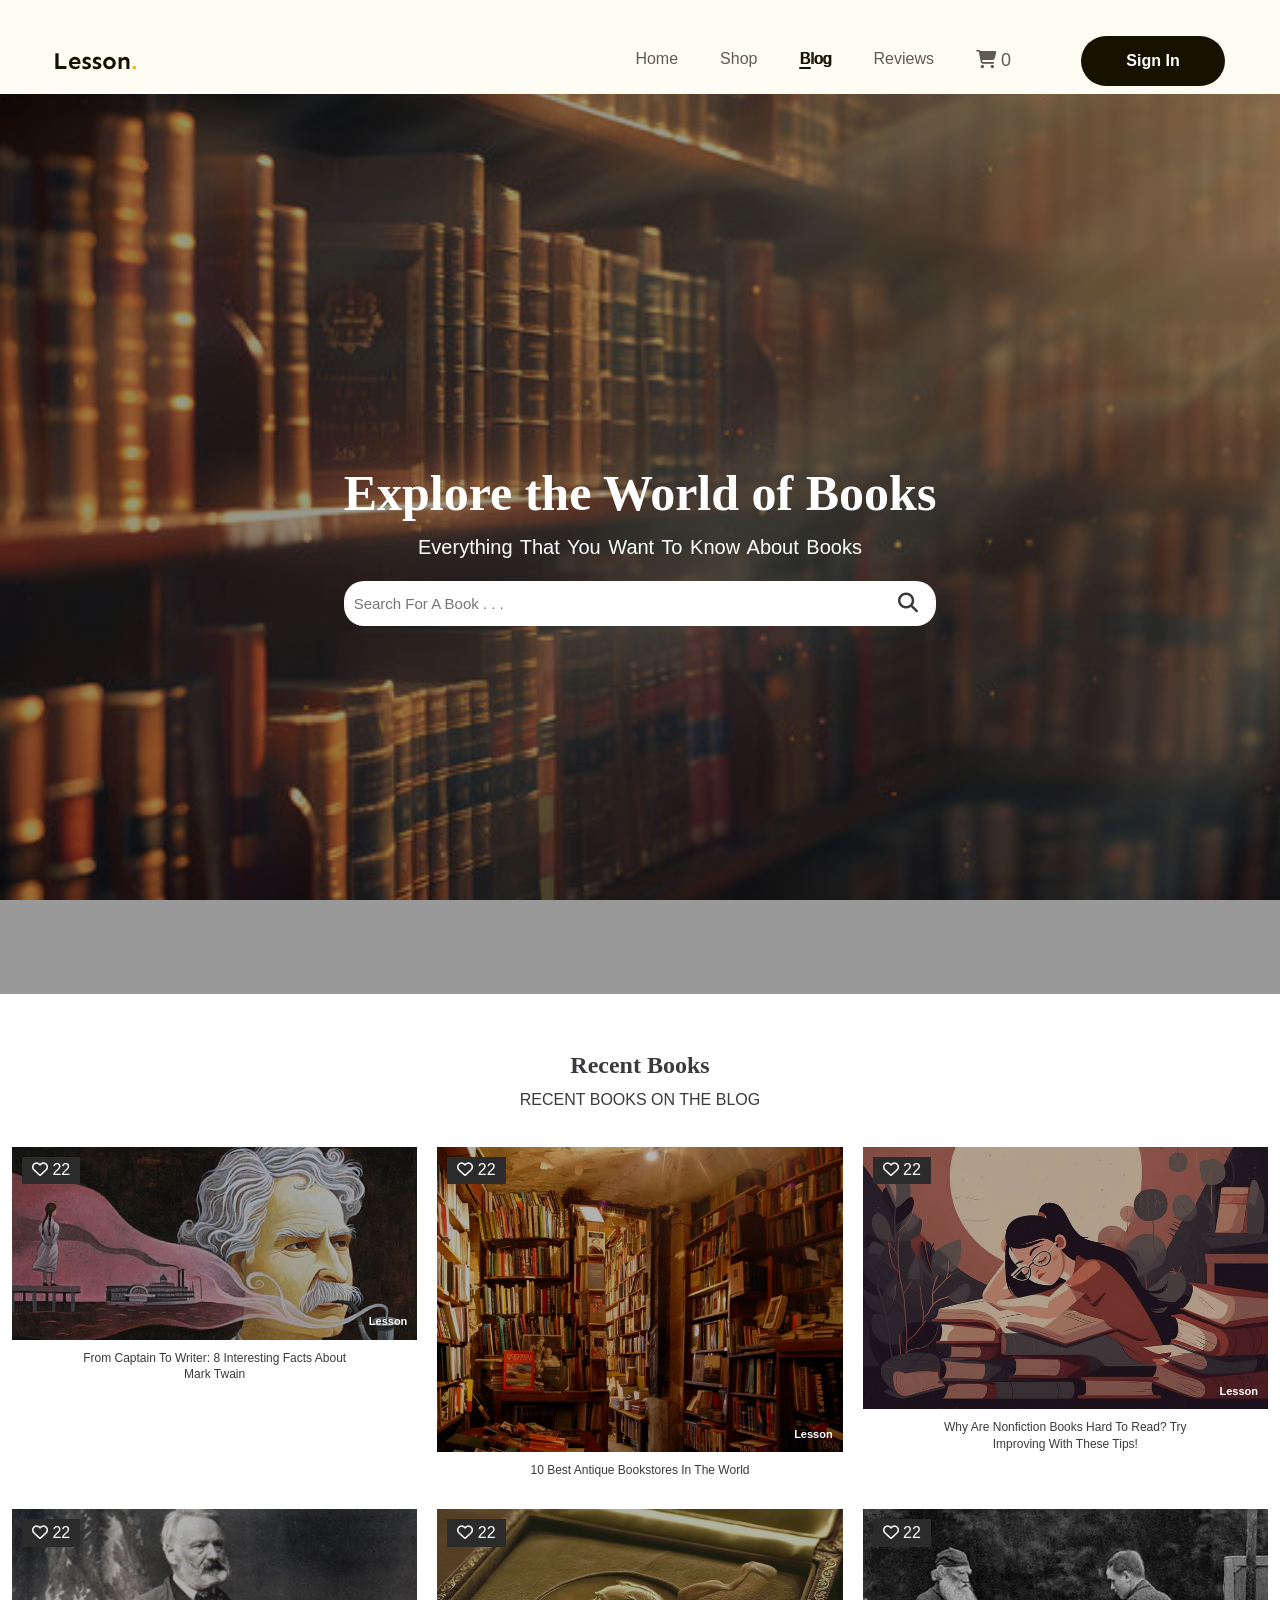
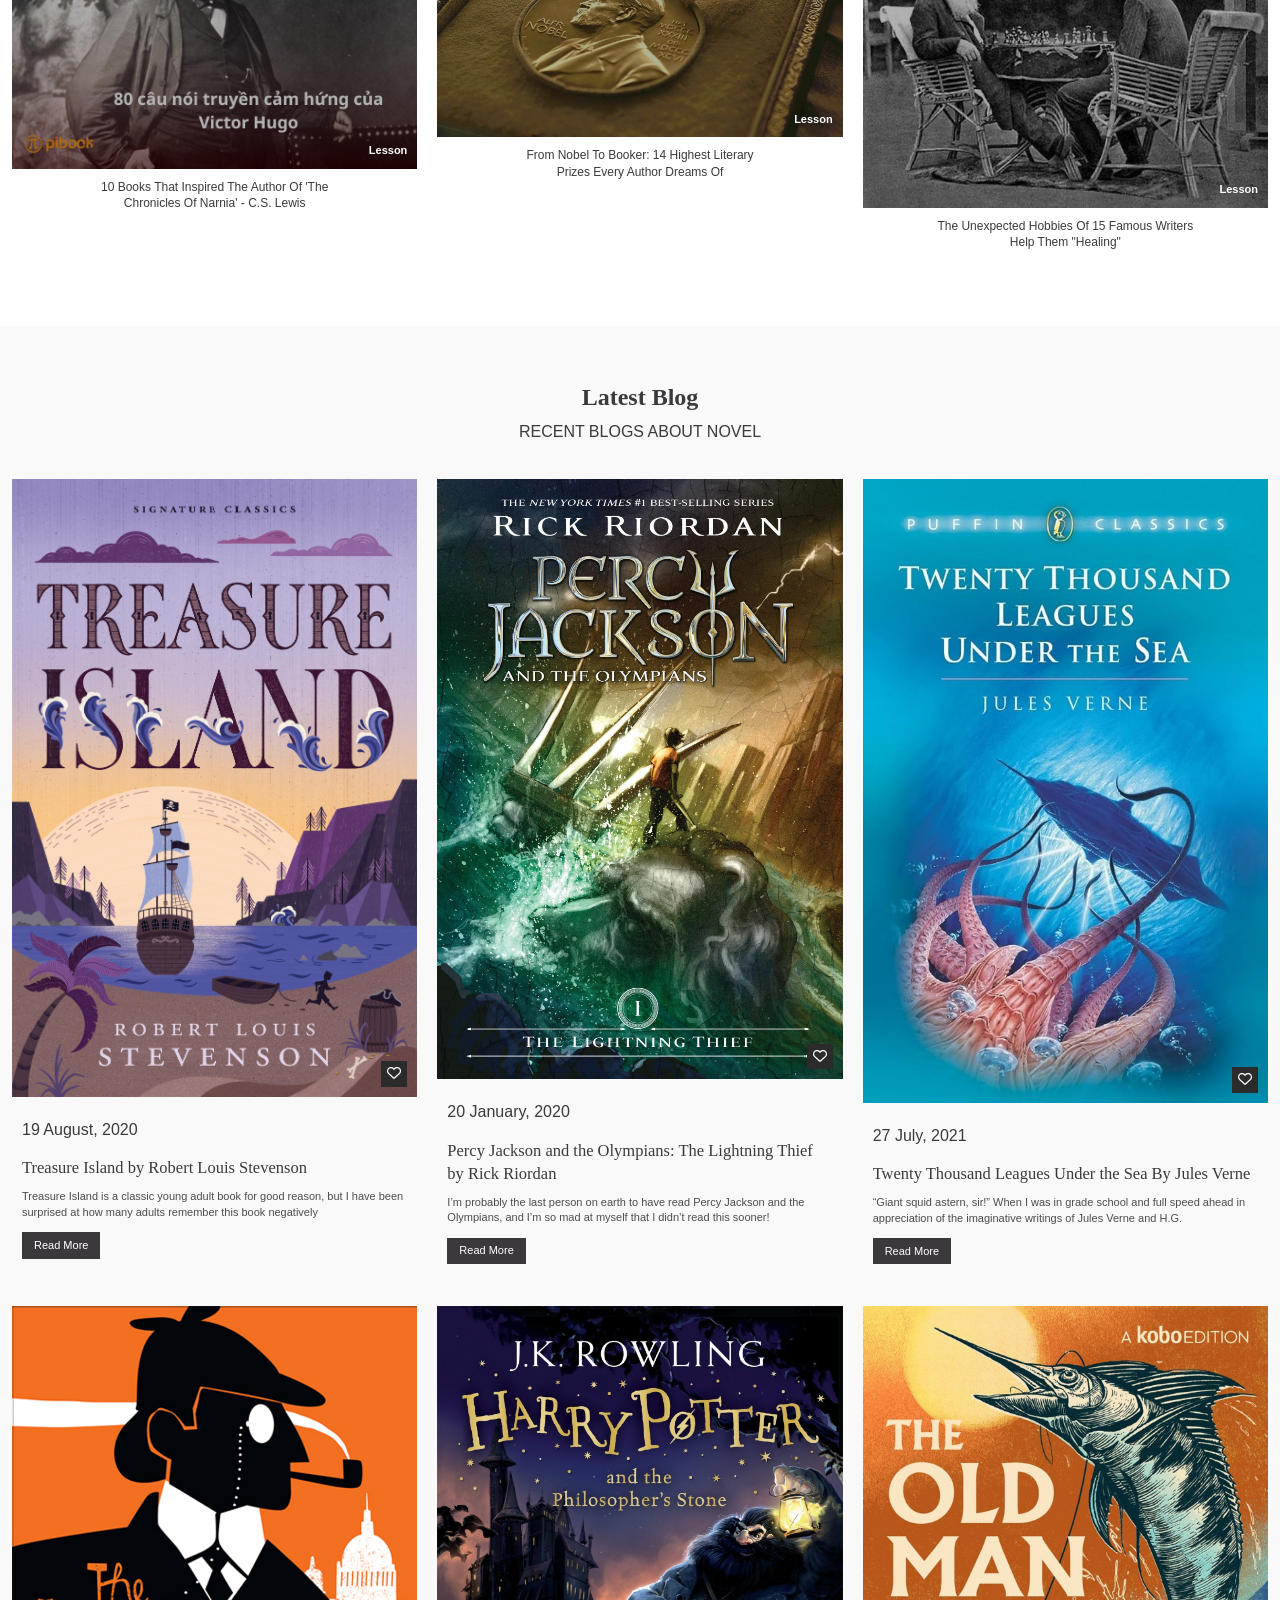
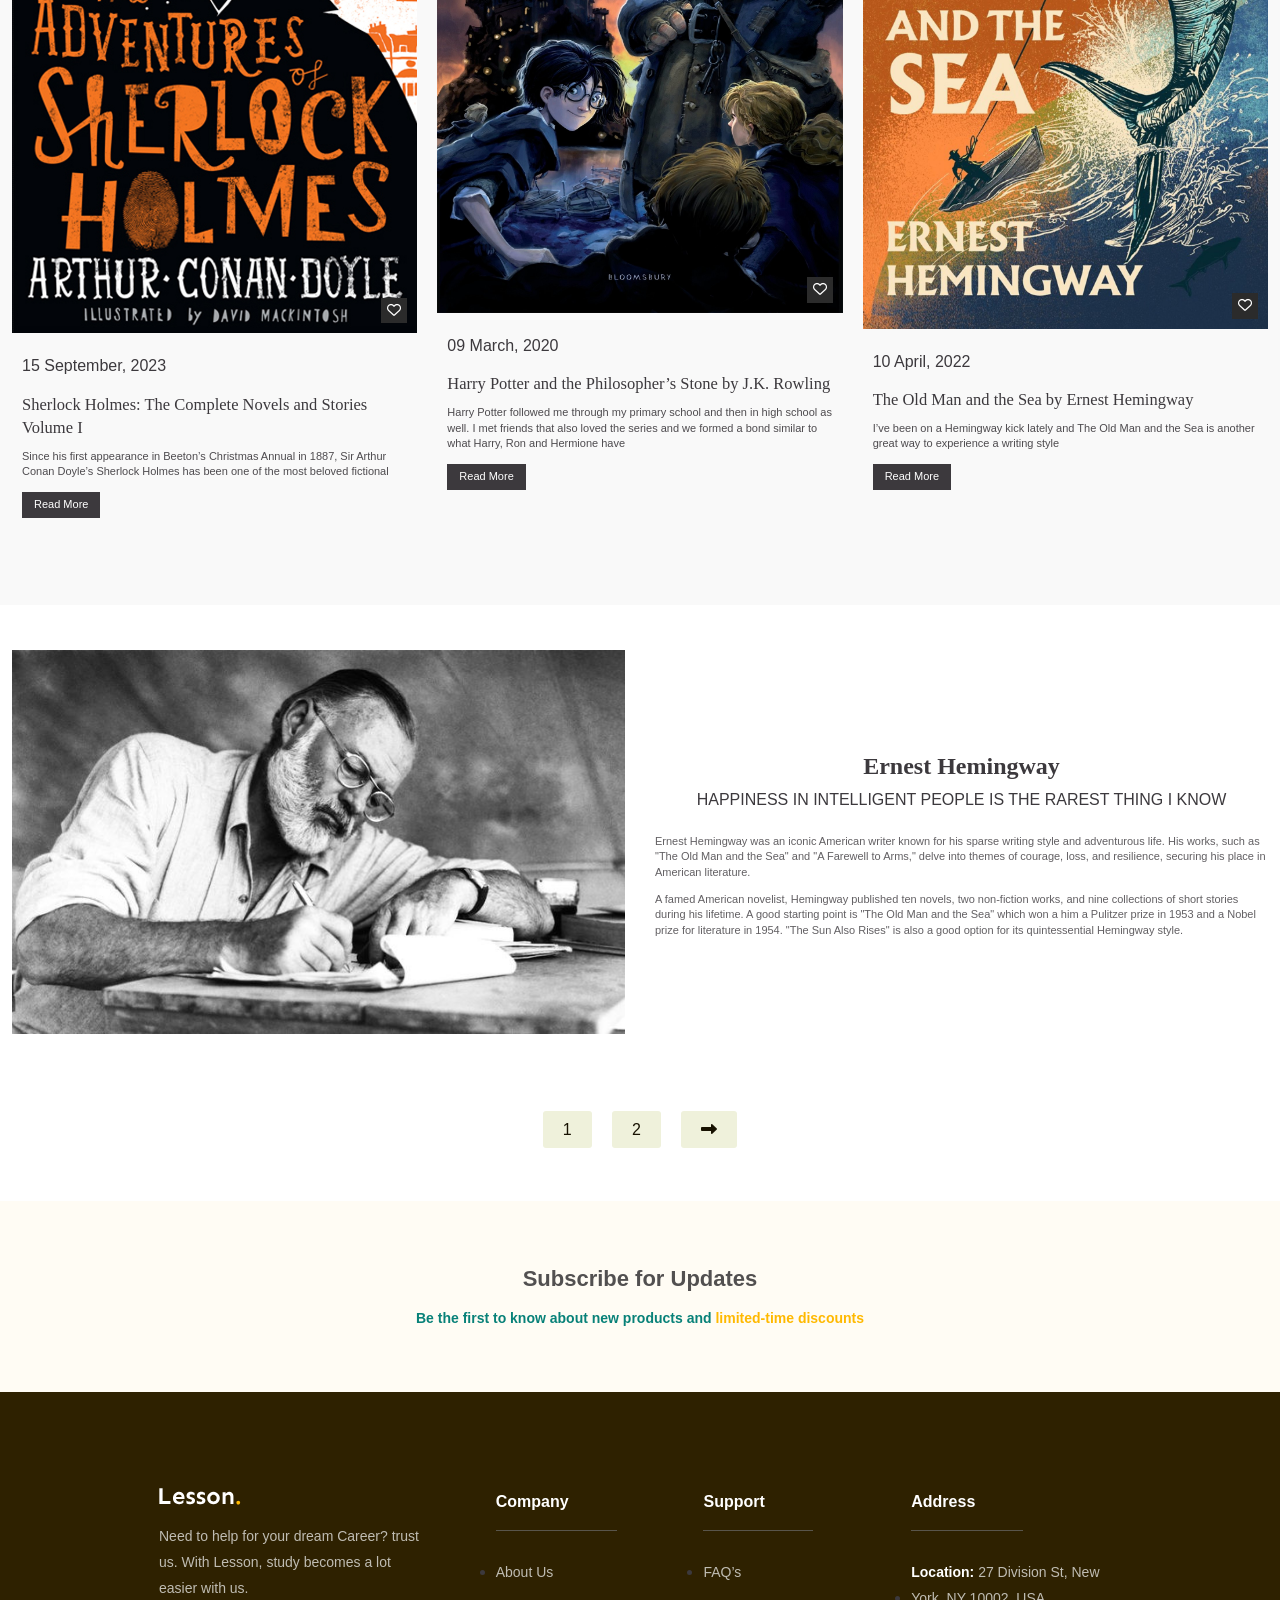
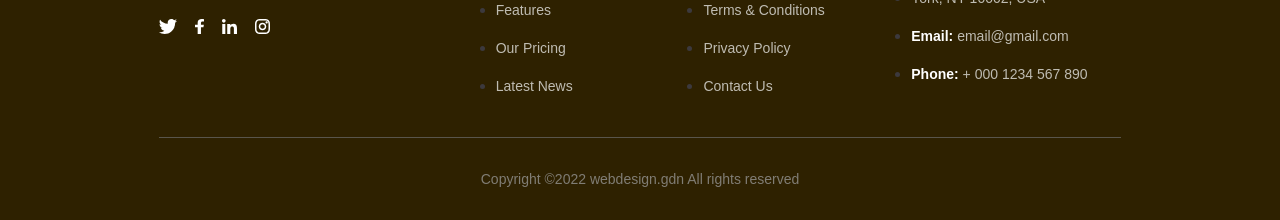
<file: blog.html>
<!DOCTYPE html>
<html>
  <head>
    <meta charset="utf-8">
    <meta http-equiv="X-UA-Compatible" content="IE=edge">
    <meta name="viewport" content="width=device-width, initial-scale=1.00">
    <title>Lesson Blog</title>
    <!-- Font awesome icon -->
    <link rel="stylesheet" href="https://cdnjs.cloudflare.com/ajax/libs/font-awesome/6.4.0/css/all.min.css"/>
    

	<link rel="apple-touch-icon" sizes="180x180" href="./assets/favicon/apple-touch-icon.png">
    <link rel="icon" type="image/png" sizes="32x32" href="./assets/favicon/favicon-32x32.png">
    <link rel="icon" type="image/png" sizes="16x16" href="./assets/favicon/favicon-16x16.png">
    <link rel="manifest" href="./assets/favicon/site.webmanifest">

    <link rel="stylesheet" href="./assets/css/blog.css">
  </head>
  <body>

    <!-- header -->
    <nav class="header fixed">
    <div class="main-content">
        <div class="body">
            <!-- Logo -->
            <a href="#">
                <img src="./assets/img/Lesson..svg" alt="Lesson." class="logo"/>
            </a>

            <!-- Nav -->
            <nav class="nav">
                <ul>
                    <li>
                        <a href="index.html">Home</a>
                    </li>
                    <li>
                        <a href="shop.html">Shop</a>
                    </li>
                    <li class="active">
                        <a href="blog.html">Blog</a>
                    </li>
                    <li>
                        <a href="review.html">Reviews</a>
                    </li>
                    <li id="lg-bag">
                      <a href="cart.html">
                          <i class="fa-solid fa-cart-shopping"></i>
                          <span class="cart-icon-count">0</span>
                      </a>
                  </li>
                </ul>
            </nav>
            <!-- Action -->
            <div class="action">
                <a href="./sign_up.html" target="_blank" class="btn sign-up-btn">Sign In</a>
            </div>
        </div>
    </div>
	</nav>
      <div class = "banner">
        <div class = "container">
          <h1 class = "banner-title">
            <span>Explore</span> the World of Books
          </h1>
          <p>everything that you want to know about books</p>
          <form>
            <input type = "text" class = "search-input" placeholder="search for a book . . .">
            <button type = "submit" class = "search-btn">
              <i class = "fas fa-search"></i>
            </button>
          </form>
        </div>
      </div>
   
    
    <!-- design -->
    <section class = "design" id = "design">
      <div class = "container">
        <div class = "title">
          <h2>Recent Books</h2>
          <p>recent books on the blog</p>
        </div>

        <div class = "design-content">
          <!-- item -->
          <div class = "design-item">
            <div class = "design-img">
              <img src="./assets/img/b1.jpg" alt = "">
              <span><i class = "far fa-heart"></i> 22</span>
              <span>Lesson</span>
            </div>
            <div class = "design-title">
              <a href = "#">From Captain to Writer: 8 Interesting Facts About Mark Twain</a>
            </div>
          </div>
          <!-- end of item -->
          <!-- item -->
          <div class = "design-item">
            <div class = "design-img">
              <img src = "./assets/img/b2.jpg" alt = "">
              <span><i class = "far fa-heart"></i> 22</span>
              <span>Lesson</span>
            </div>
            <div class = "design-title">
              <a href = "#">10 Best Antique Bookstores in the World</a>
            </div>
          </div>
          <!-- end of item -->
          <!-- item -->
          <div class = "design-item">
            <div class = "design-img">
              <img src = "./assets/img/b3.jpg" alt = "">
              <span><i class = "far fa-heart"></i> 22</span>
              <span>Lesson</span>
            </div>
            <div class = "design-title">
              <a href = "#">Why are nonfiction books hard to read? Try improving with these tips!</a>
            </div>
          </div>
          <!-- end of item -->
          <!-- item -->
          <div class = "design-item">
            <div class = "design-img">
              <img src = "./assets/img/b4.png" alt = "">
              <span><i class = "far fa-heart"></i> 22</span>
              <span>Lesson</span>
            </div>
            <div class = "design-title">
              <a href = "#">10 Books That Inspired the Author of 'The Chronicles of Narnia' - C.S. Lewis</a>
            </div>
          </div>
          <!-- end of item -->
          <!-- item -->
          <div class = "design-item">
            <div class = "design-img">
              <img src = "./assets/img/b5.jpg" alt = "">
              <span><i class = "far fa-heart"></i> 22</span>
              <span>Lesson</span>
            </div>
            <div class = "design-title">
              <a href = "#">From Nobel to Booker: 14 Highest Literary Prizes Every Author Dreams of</a>
            </div>
          </div>
          <!-- end of item -->
          <!-- item -->
          <div class = "design-item">
            <div class = "design-img">
              <img src = "./assets/img/b6.jpg" alt = "">
              <span><i class = "far fa-heart"></i> 22</span>
              <span>Lesson</span>
            </div>
            <div class = "design-title">
              <a href = "#">The unexpected hobbies of 15 famous writers help them "healing"</a>
            </div>
          </div>
          <!-- end of item -->
        </div>
      </div>
    </section>
    <!-- end of design -->


    <!-- blog -->
    <section class = "blog" id = "blog">
      <div class = "container">
        <div class = "title">
          <h2>Latest Blog</h2>
          <p>recent blogs about novel</p>
        </div>
        <div class = "blog-content">
          <!-- item -->
          <div class = "blog-item">
            <div class = "blog-img">
              <img src = "./assets/img/bl1.jpg" alt = "">
              <span><i class = "far fa-heart"></i></span>
            </div>
            <div class = "blog-text">
              <span>19 August, 2020</span>
              <h2>Treasure Island by Robert Louis Stevenson</h2>
              <p>Treasure Island is a classic young adult book for good reason, but I have been surprised at how many adults remember this book negatively</p>
              <a href = "#">Read More</a>
            </div>
          </div>
          <!-- end of item -->
          <!-- item -->
          <div class = "blog-item">
            <div class = "blog-img">
              <img src = "./assets/img/bl2.jpg" alt = "">
              <span><i class = "far fa-heart"></i></span>
            </div>
            <div class = "blog-text">
              <span>20 January, 2020</span>
              <h2>Percy Jackson and the Olympians: The Lightning Thief by Rick Riordan</h2>
              <p>I’m probably the last person on earth to have read Percy Jackson and the Olympians, and I’m so mad at myself that I didn’t read this sooner!</p>
              <a href = "#">Read More</a>
            </div>
          </div>
          <!-- end of item -->
          <!-- item -->
          <div class = "blog-item">
            <div class = "blog-img">
              <img src = "./assets/img/bl3.jpg" alt = "">
              <span><i class = "far fa-heart"></i></span>
            </div>
            <div class = "blog-text">
              <span>27 July, 2021</span>
              <h2>Twenty Thousand Leagues Under the Sea By Jules Verne</h2>
              <p>“Giant squid astern, sir!” When I was in grade school and full speed ahead in appreciation of the imaginative writings of Jules Verne and H.G.</p>
              <a href = "#">Read More</a>
            </div>
          </div>
          <!-- end of item -->
          <!-- item -->
          <div class = "blog-item">
            <div class = "blog-img">
              <img src = "./assets/img/bl4.jpg" alt = "">
              <span><i class = "far fa-heart"></i></span>
            </div>
            <div class = "blog-text">
              <span>15 September, 2023</span>
              <h2>Sherlock Holmes: The Complete Novels and Stories Volume I</h2>
              <p>Since his first appearance in Beeton’s Christmas Annual in 1887, Sir Arthur Conan Doyle’s Sherlock Holmes has been one of the most beloved fictional </p>
              <a href = "#">Read More</a>
            </div>
          </div>
          <!-- end of item -->
          <!-- item -->
          <div class = "blog-item">
            <div class = "blog-img">
              <img src = "./assets/img/bl5.jpg" alt = "">
              <span><i class = "far fa-heart"></i></span>
            </div>
            <div class = "blog-text">
              <span>09 March, 2020</span>
              <h2>Harry Potter and the Philosopher’s Stone by J.K. Rowling</h2>
              <p>Harry Potter followed me through my primary school and then in high school as well. I met friends that also loved the series and we formed a bond similar to what Harry, Ron and Hermione have</p>
              <a href = "#">Read More</a>
            </div>
          </div>
          <!-- end of item -->
          <!-- item -->
          <div class = "blog-item">
            <div class = "blog-img">
              <img src = "./assets/img/bl6.jpg" alt = "">
              <span><i class = "far fa-heart"></i></span>
            </div>
            <div class = "blog-text">
              <span>10 April, 2022</span>
              <h2>The Old Man and the Sea by Ernest Hemingway</h2>
              <p>I’ve been on a Hemingway kick lately and The Old Man and the Sea is another great way to experience a writing style </p>
              <a href = "#">Read More</a>
            </div>
          </div>
          <!-- end of item -->
        </div>
      </div>
    </section>
    <!-- end of blog -->

    <!-- about -->
    <section class = "about" id = "about">
      <div class = "container">
        <div class = "about-content">
          <div>
            <img src = "./assets/img/about-bg.jpg" alt = "">
          </div>
          <div class = "about-text">
            <div class = "title">
              <h2>Ernest Hemingway</h2>
              <p>Happiness in intelligent people is the rarest thing I know</p>
            </div>
            <p>Ernest Hemingway was an iconic American writer known for his sparse writing style and adventurous life. His works, such as "The Old Man and the Sea" and "A Farewell to Arms," delve into themes of courage, loss, and resilience, securing his place in American literature.</p>
            <p>A famed American novelist, Hemingway published ten novels, two non-fiction works, and nine collections of short stories during his lifetime. A good starting point is "The Old Man and the Sea" which won a him a Pulitzer prize in 1953 and a Nobel prize for literature in 1954.
			"The Sun Also Rises" is also a good option for its quintessential Hemingway style.</p>
          </div>
        </div>
      </div>
    </section>
    <!-- end of about -->

    <!---Phan Trang-->
        <section id ="pagination" class="section-p1">
            <a href="#">1</a>
            <a href="#">2</a>
            <a href=""><i class="fa fa-long-arrow-alt-right"></i></a>    
        </section>

        <!---New Letter-->
        <section id="newletter" class="section-p1 section-m1">
            <div class="newstext">
                <h4>Subscribe for Updates</h4>
                <p>Be the first to know about new products and <span>limited-time discounts</span></p>
            </div>
        </section>

        <!-- Footer -->
        <footer class="footer">
            <div class="main-content">
                <div class="row">
                    <!-- Column 1 -->
                    <div class="column">
                        <a href="#">
                            <img
                            src="./assets/img/logo-footer.svg"
                            alt="Lesson."
                            class="logo"
                            />
                        </a>
                        <p class="desc">
                            Need to help for your dream Career? trust us. With
                            Lesson, study becomes a lot easier with us.
                        </p>
                        <div class="socials">
                            <a href="#!">
                                <img
                                    src="./assets/img/twitter.svg"
                                    alt="Twitter"
                                    class="icon"
                                />
                            </a>
                            <a href="#!">
                                <img
                                    src="./assets/img/facebook.svg"
                                    alt="Facebook"
                                    class="icon"
                                />
                            </a>
                            <a href="#!">
                                <img
                                    src="./assets/img/linkedin.svg"
                                    alt="Linkedin"
                                    class="icon"
                                />
                            </a>
                            <a href="#!">
                                <img
                                    src="./assets/img/instagram.svg"
                                    alt="Instagram"
                                    class="icon"
                                />
                            </a>
                        </div>
                    </div>

                    <!-- Column 2 -->
                    <div class="column">
                        <h3 class="title">Company</h3>
                        <ul class="list">
                            <li>
                                <a href="#!">About Us</a>
                            </li>
                            <li>
                                <a href="#!">Features</a>
                            </li>
                            <li>
                                <a href="#!">Our Pricing</a>
                            </li>
                            <li>
                                <a href="#!">Latest News</a>
                            </li>
                        </ul>
                    </div>

                    <!-- Column 3 -->
                    <div class="column">
                        <h3 class="title">Support</h3>
                        <ul class="list">
                            <li>
                                <a href="#!">FAQ’s</a>
                            </li>
                            <li>
                                <a href="#!">Terms & Conditions</a>
                            </li>
                            <li>
                                <a href="#!">Privacy Policy</a>
                            </li>
                            <li>
                                <a href="#!">Contact Us</a>
                            </li>
                        </ul>
                    </div>

                    <!-- Column 4 -->
                    <div class="column">
                        <h3 class="title">Address</h3>
                        <ul class="list">
                            <li>
                                <a href="#!">
                                    <strong>Location:</strong> 27 Division St,
                                    New York, NY 10002, USA
                                </a>
                            </li>
                            <li>
                                <a href="#!">
                                    <strong>Email:</strong> email@gmail.com
                                </a>
                            </li>
                            <li>
                                <a href="#!">
                                    <strong>Phone:</strong> + 000 1234 567 890
                                </a>
                            </li>
                        </ul>
                    </div>
                </div>
                <div class="copyright">
                    <p>Copyright ©2022 webdesign.gdn All rights reserved</p>
                </div>
            </div>
        </footer>
		</body>
    <script src="./assets/js/cart.js"></script>
</html>
</file>
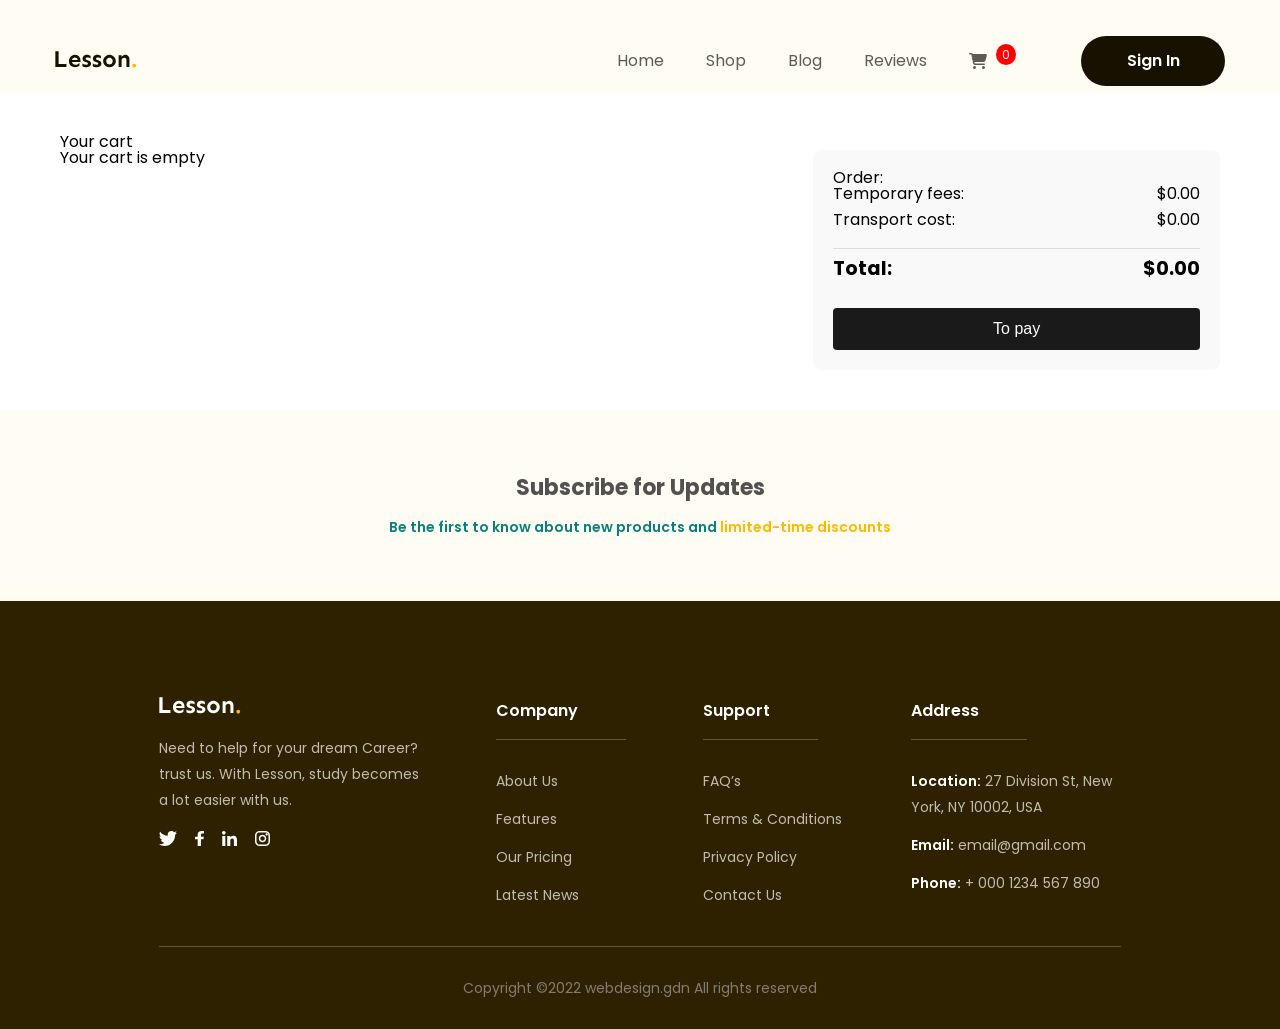
<file: cart.html>
<!DOCTYPE html>
<html lang="en">
    <head>
        <meta charset="UTF-8" />
        <meta http-equiv="X-UA-Compatible" content="IE=edge" />
        <meta name="viewport" content="width=device-width, initial-scale=1.0" />
        <title>Lesson</title>
        <!-- Embed fonts -->
     <link rel="stylesheet" href="https://cdnjs.cloudflare.com/ajax/libs/font-awesome/6.4.0/css/all.min.css">
        <link rel="preconnect" href="https://fonts.googleapis.com" />
        <link rel="preconnect" href="https://fonts.gstatic.com" crossorigin />
        <link
            href="https://fonts.googleapis.com/css2?family=Poppins:ital,wght@0,400;0,500;0,600;0,700;1,400&family=Sen:wght@700&display=swap"
            rel="stylesheet"
        />
        <!-- Favicon -->
        <link rel="apple-touch-icon" sizes="180x180" href="./assets/favicon/apple-touch-icon.png">
        <link rel="icon" type="image/png" sizes="32x32" href="./assets/favicon/favicon-32x32.png">
        <link rel="icon" type="image/png" sizes="16x16" href="./assets/favicon/favicon-16x16.png">
        <link rel="manifest" href="./assets/favicon/site.webmanifest">
        <!-- Reset CSS -->
        <link rel="stylesheet" href="./assets/css/reset.css" />
        <!-- Styles -->
        <link rel="stylesheet" href="./assets/css/cart.css" />
    </head>
    <body>
        <!-- Header -->
        <header class="header fixed">
            <div class="main-content">
                <div class="body">
                    <!-- Logo -->
                    <a href="#">
                        <img
                        src="./assets/img/Lesson..svg"
                        alt="Lesson."
                        class="logo"
                    />
                    </a>

                    <!-- Nav -->
                    <nav class="nav">
                        <ul>
                            <li>
                                <a href="index.html">Home</a>
                            </li>
                            <li>
                                <a href="shop.html">Shop </a>
                            </li>
                            <li>
                                <a href="blog.html">Blog</a>
                            </li>
                            <li>
                                <a href="review.html">Reviews</a>
                            </li>
                            <li id="lg-bag">
                                <a class="active" href="cart.html">
                                    <i class="fa-solid fa-cart-shopping"></i>
                                    <span class="cart-icon-count">0</span>
                                </a>
                            </li>
                        </ul>
                    </nav>
                    <!-- Action -->
                    <div class="action">
                        <a href="./sign_up.html" target="_blank" class="btn sign-up-btn">Sign In</a>
                    </div>
                </div>
            </div>
        </header>

    
<body>

    <div class="cart-container">
        <h1>Your cart</h1>
        
        <div class="cart-content">
            <div class="cart-items"></div>
            
            <div class="cart-summary">
                <h3>Order:</h3>
                <div class="summary-row">
                    <span>Temporary fees:</span>
                    <span class="subtotal">0$</span>
                </div>
                <div class="summary-row">
                    <span>Transport cost:</span>
                    <span class="shipping">0$</span>
                </div>
                <div class="summary-row total">
                    <span>Total:</span>
                    <span class="total-price">0$</span>
                </div>
                <button class="checkout-btn">To pay</button>
            </div>
        </div>
    </div>

    <script src="./assets/js/cart.js"></script>
        <!---New Letter-->
        <section id="newletter" class="section-p1 section-m1">
            <div class="newstext">
                <h4>Subscribe for Updates</h4>
                <p>Be the first to know about new products and <span>limited-time discounts</span></p>
            </div>
        </section>
    <!-- Footer -->
        <footer class="footer">
            <div class="main-content">
                <div class="row">
                    <!-- Column 1 -->
                    <div class="column">
                        <a href="#">
                            <img
                            src="./assets/img/logo-footer.svg"
                            alt="Lesson."
                            class="logo"
                            />
                        </a>
                        <p class="desc">
                            Need to help for your dream Career? trust us. With
                            Lesson, study becomes a lot easier with us.
                        </p>
                        <div class="socials">
                            <a href="#!">
                                <img
                                    src="./assets/img/twitter.svg"
                                    alt="Twitter"
                                    class="icon"
                                />
                            </a>
                            <a href="#!">
                                <img
                                    src="./assets/img/facebook.svg"
                                    alt="Facebook"
                                    class="icon"
                                />
                            </a>
                            <a href="#!">
                                <img
                                    src="./assets/img/linkedin.svg"
                                    alt="Linkedin"
                                    class="icon"
                                />
                            </a>
                            <a href="#!">
                                <img
                                    src="./assets/img/instagram.svg"
                                    alt="Instagram"
                                    class="icon"
                                />
                            </a>
                        </div>
                    </div>

                    <!-- Column 2 -->
                    <div class="column">
                        <h3 class="title">Company</h3>
                        <ul class="list">
                            <li>
                                <a href="#!">About Us</a>
                            </li>
                            <li>
                                <a href="#!">Features</a>
                            </li>
                            <li>
                                <a href="#!">Our Pricing</a>
                            </li>
                            <li>
                                <a href="#!">Latest News</a>
                            </li>
                        </ul>
                    </div>

                    <!-- Column 3 -->
                    <div class="column">
                        <h3 class="title">Support</h3>
                        <ul class="list">
                            <li>
                                <a href="#!">FAQ’s</a>
                            </li>
                            <li>
                                <a href="#!">Terms & Conditions</a>
                            </li>
                            <li>
                                <a href="#!">Privacy Policy</a>
                            </li>
                            <li>
                                <a href="#!">Contact Us</a>
                            </li>
                        </ul>
                    </div>

                    <!-- Column 4 -->
                    <div class="column">
                        <h3 class="title">Address</h3>
                        <ul class="list">
                            <li>
                                <a href="#!">
                                    <strong>Location:</strong> 27 Division St,
                                    New York, NY 10002, USA
                                </a>
                            </li>
                            <li>
                                <a href="#!">
                                    <strong>Email:</strong> email@gmail.com
                                </a>
                            </li>
                            <li>
                                <a href="#!">
                                    <strong>Phone:</strong> + 000 1234 567 890
                                </a>
                            </li>
                        </ul>
                    </div>
                </div>
                <div class="copyright">
                    <p>Copyright ©2022 webdesign.gdn All rights reserved</p>
                </div>
            </div>
        </footer>
    </body>
</html>
</file>
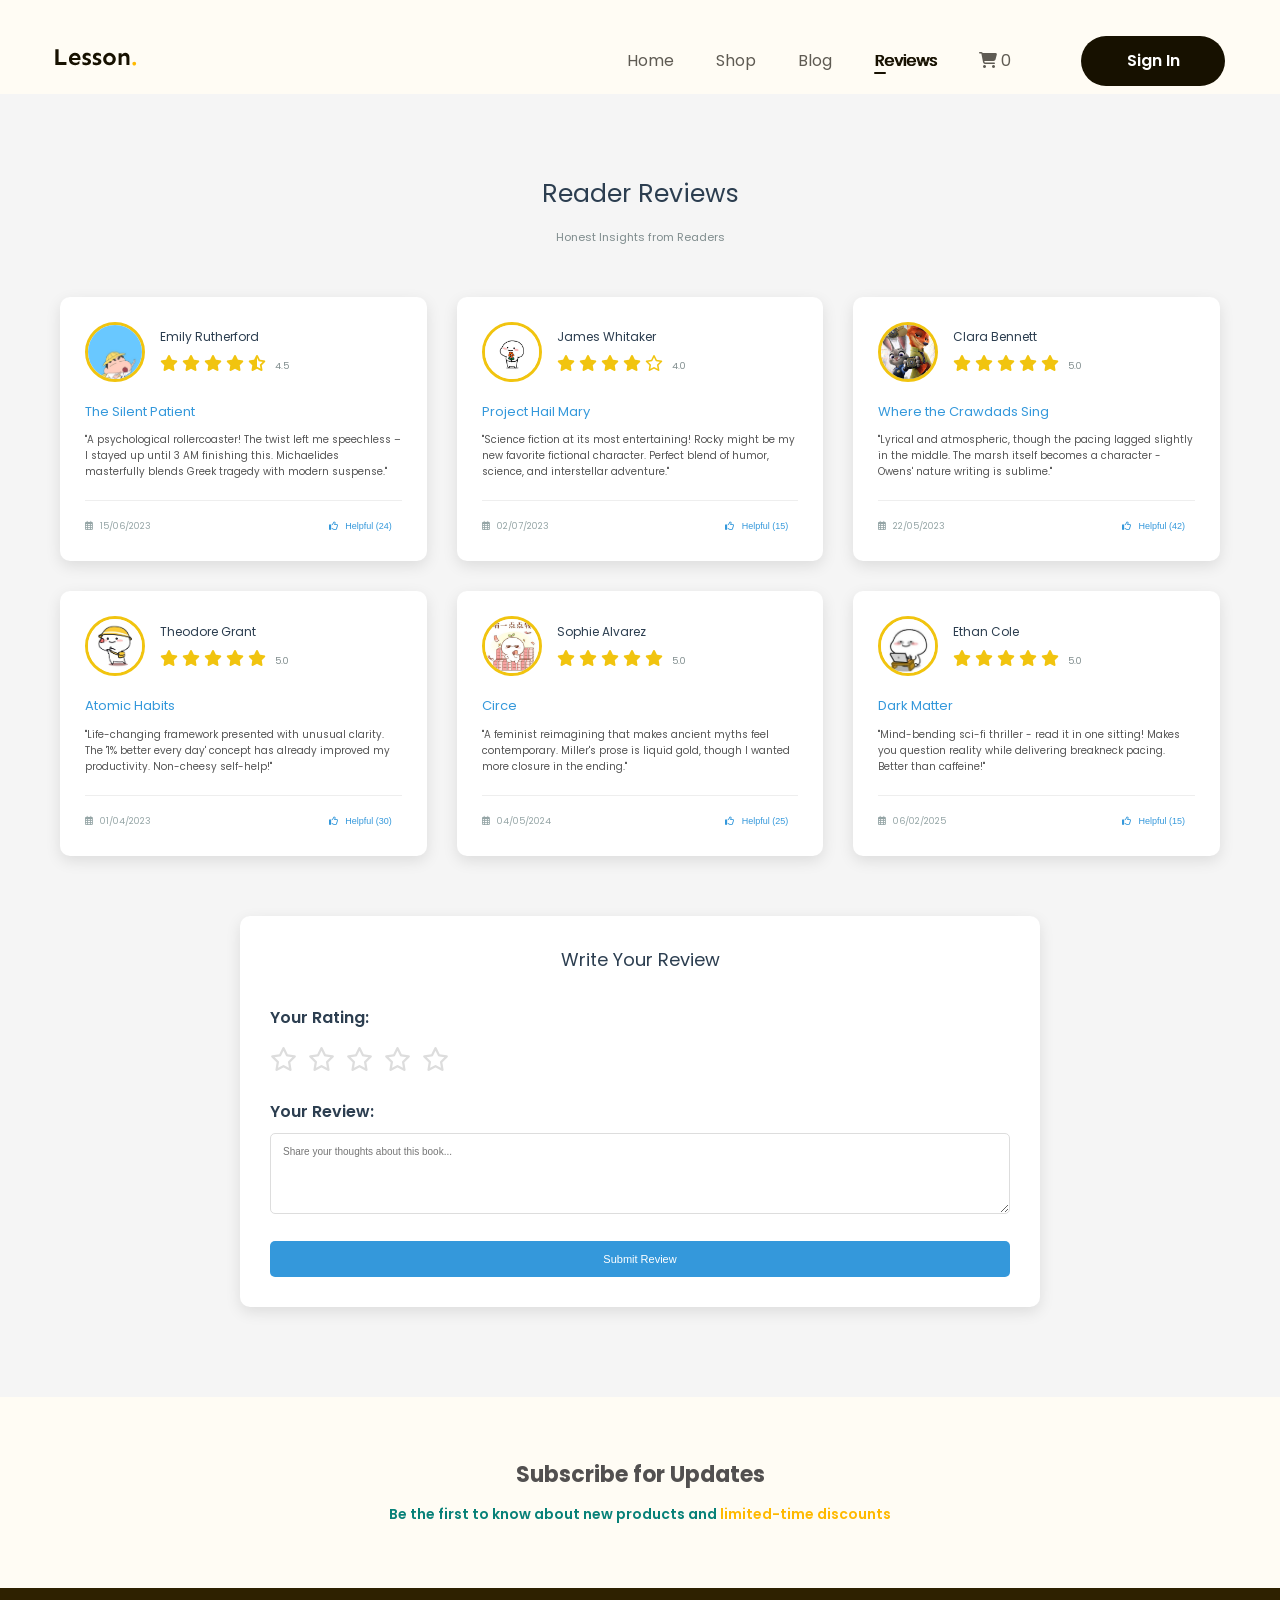
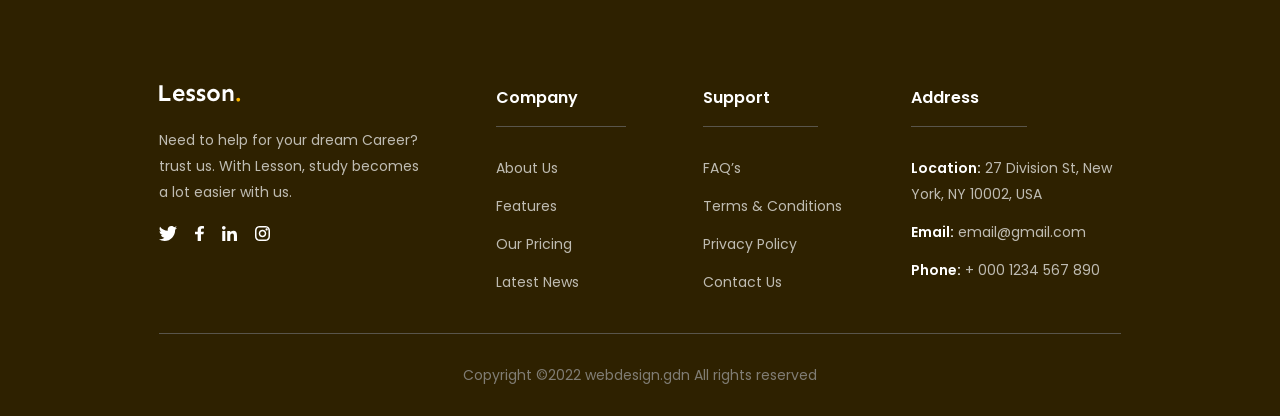
<file: review.html>
<!DOCTYPE html>
<html lang="en">
    <head>
        <meta charset="UTF-8" />
        <meta http-equiv="X-UA-Compatible" content="IE=edge" />
        <meta name="viewport" content="width=device-width, initial-scale=1.0" />
        <title>Lesson</title>
        <!-- Embed fonts -->
     <link rel="stylesheet" href="https://cdnjs.cloudflare.com/ajax/libs/font-awesome/6.4.0/css/all.min.css">
        <link rel="preconnect" href="https://fonts.googleapis.com" />
        <link rel="preconnect" href="https://fonts.gstatic.com" crossorigin />
        <link
            href="https://fonts.googleapis.com/css2?family=Poppins:ital,wght@0,400;0,500;0,600;0,700;1,400&family=Sen:wght@700&display=swap"
            rel="stylesheet"
        />
        <!-- Favicon -->
        <link rel="apple-touch-icon" sizes="180x180" href="./assets/favicon/apple-touch-icon.png">
        <link rel="icon" type="image/png" sizes="32x32" href="./assets/favicon/favicon-32x32.png">
        <link rel="icon" type="image/png" sizes="16x16" href="./assets/favicon/favicon-16x16.png">
        <link rel="manifest" href="./assets/favicon/site.webmanifest">
        <!-- Reset CSS -->
        <link rel="stylesheet" href="./assets/css/reset.css" />
        <!-- Styles -->
        <link rel="stylesheet" href="./assets/css/review.css" />
    </head>
    <body>
        <!-- Header -->
        <header class="header fixed">
            <div class="main-content">
                <div class="body">
                    <!-- Logo -->
                    <a href="#">
                        <img
                        src="./assets/img/Lesson..svg"
                        alt="Lesson."
                        class="logo"
                    />
                    </a>

                    <!-- Nav -->
                    <nav class="nav">
                        <ul>
                            <li>
                                <a href="index.html">Home</a>
                            </li>
                            <li>
                                <a href="shop.html">Shop </a>
                            </li>
                            <li>
                                <a href="blog.html">Blog</a>
                            </li>
                            <li class="active">
                                <a href="review.html">Reviews</a>
                            </li>
                            <li id="lg-bag">
                                <a href="cart.html">
                                    <i class="fa-solid fa-cart-shopping"></i>
                                    <span class="cart-icon-count">0</span>
                                </a>
                            </li>
                        </ul>
                    </nav>
                    <!-- Action -->
                    <div class="action">
                        <a href="./sign_up.html" target="_blank" class="btn sign-up-btn">Sign In</a>
                    </div>
                </div>
            </div>
        </header>


 <!---Review--->  
        <section class="review-section">
            <div class="container">
                <h2 class="section-title">Reader Reviews</h2>
                <p class="section-subtitle">Honest Insights from Readers</p>            
                <div class="review-container">
                    <!-- Review 1 -->
                    <div class="review-card">
                        <div class="review-header">
                            <img src="./assets/img/ava1.jpg" alt="Người đánh giá" class="reviewer-avatar">
                            <div class="reviewer-info">
                                <h4>Emily Rutherford</h4>
                                <div class="rating">
                                    <i class="fas fa-star"></i>
                                    <i class="fas fa-star"></i>
                                    <i class="fas fa-star"></i>
                                    <i class="fas fa-star"></i>
                                    <i class="fas fa-star-half-alt"></i>
                                    <span>4.5</span>
                                </div>
                            </div>
                        </div>
                        <div class="review-content">
                            <h3>The Silent Patient</h3>
                            <p>"A psychological rollercoaster! The twist left me speechless – I stayed up until 3 AM finishing this. Michaelides masterfully blends Greek tragedy with modern suspense."</p>
                            <div class="review-footer">
                                <span class="review-date"><i class="far fa-calendar-alt"></i> 15/06/2023</span>
                                <button class="helpful-btn"><i class="far fa-thumbs-up"></i> Helpful (24)</button>
                            </div>
                        </div>
                    </div>
    
                    <!-- Review 2 -->
                    <div class="review-card">
                        <div class="review-header">
                            <img src="./assets/img/ava2.jpg" alt="Người đánh giá" class="reviewer-avatar">
                            <div class="reviewer-info">
                                <h4>James Whitaker</h4>
                                <div class="rating">
                                    <i class="fas fa-star"></i>
                                    <i class="fas fa-star"></i>
                                    <i class="fas fa-star"></i>
                                    <i class="fas fa-star"></i>
                                    <i class="far fa-star"></i>
                                    <span>4.0</span>
                                </div>
                            </div>
                        </div>
                        <div class="review-content">
                            <h3>Project Hail Mary</h3>
                            <p>"Science fiction at its most entertaining! Rocky might be my new favorite fictional character. Perfect blend of humor, science, and interstellar adventure."</p>
                            <div class="review-footer">
                                <span class="review-date"><i class="far fa-calendar-alt"></i> 02/07/2023</span>
                                <button class="helpful-btn"><i class="far fa-thumbs-up"></i> Helpful (15)</button>
                            </div>
                        </div>
                    </div>
    
                    <!-- Review 3 -->
                    <div class="review-card">
                        <div class="review-header">
                            <img src="./assets/img/ava3.jpg" alt="Người đánh giá" class="reviewer-avatar">
                            <div class="reviewer-info">
                                <h4>Clara Bennett</h4>
                                <div class="rating">
                                    <i class="fas fa-star"></i>
                                    <i class="fas fa-star"></i>
                                    <i class="fas fa-star"></i>
                                    <i class="fas fa-star"></i>
                                    <i class="fas fa-star"></i>
                                    <span>5.0</span>
                                </div>
                            </div>
                        </div>
                        <div class="review-content">
                            <h3>Where the Crawdads Sing</h3>
                            <p>"Lyrical and atmospheric, though the pacing lagged slightly in the middle. The marsh itself becomes a character - Owens' nature writing is sublime."</p>
                            <div class="review-footer">
                                <span class="review-date"><i class="far fa-calendar-alt"></i> 22/05/2023</span>
                                <button class="helpful-btn"><i class="far fa-thumbs-up"></i> Helpful (42)</button>
                            </div>
                        </div>
                    </div>

                    <!---Review 4-->
                    <div class="review-card">
                        <div class="review-header">
                            <img src="./assets/img/ava4.jpg" alt="Người đánh giá" class="reviewer-avatar">
                            <div class="reviewer-info">
                                <h4> Theodore Grant</h4>
                                <div class="rating">
                                    <i class="fas fa-star"></i>
                                    <i class="fas fa-star"></i>
                                    <i class="fas fa-star"></i>
                                    <i class="fas fa-star"></i>
                                    <i class="fas fa-star"></i>
                                    <span>5.0</span>
                                </div>
                            </div>
                        </div>
                        <div class="review-content">
                            <h3>Atomic Habits</h3>
                            <p>"Life-changing framework presented with unusual clarity. The '1% better every day' concept has already improved my productivity. Non-cheesy self-help!"</p>
                            <div class="review-footer">
                                <span class="review-date"><i class="far fa-calendar-alt"></i> 01/04/2023</span>
                                <button class="helpful-btn"><i class="far fa-thumbs-up"></i> Helpful (30)</button>
                            </div>
                        </div>
                    </div>
                    
                    <!----review 5-->
                    <div class="review-card">
                        <div class="review-header">
                            <img src="./assets/img/ava5.jpg" alt="Người đánh giá" class="reviewer-avatar">
                            <div class="reviewer-info">
                                <h4>Sophie Alvarez</h4>
                                <div class="rating">
                                    <i class="fas fa-star"></i>
                                    <i class="fas fa-star"></i>
                                    <i class="fas fa-star"></i>
                                    <i class="fas fa-star"></i>
                                    <i class="fas fa-star"></i>
                                    <span>5.0</span>
                                </div>
                            </div>
                        </div>
                        <div class="review-content">
                            <h3>Circe</h3>
                            <p>"A feminist reimagining that makes ancient myths feel contemporary. Miller's prose is liquid gold, though I wanted more closure in the ending."</p>
                            <div class="review-footer">
                                <span class="review-date"><i class="far fa-calendar-alt"></i> 04/05/2024</span>
                                <button class="helpful-btn"><i class="far fa-thumbs-up"></i> Helpful (25)</button>
                            </div>
                        </div>
                    </div>
                
                    <!---review 6-->
                    <div class="review-card">
                        <div class="review-header">
                            <img src="./assets/img/ava6.jpg" alt="Người đánh giá" class="reviewer-avatar">
                            <div class="reviewer-info">
                                <h4> Ethan Cole</h4>
                                <div class="rating">
                                    <i class="fas fa-star"></i>
                                    <i class="fas fa-star"></i>
                                    <i class="fas fa-star"></i>
                                    <i class="fas fa-star"></i>
                                    <i class="fas fa-star"></i>
                                    <span>5.0</span>
                                </div>
                            </div>
                        </div>
                        <div class="review-content">
                            <h3>Dark Matter</h3>
                            <p>"Mind-bending sci-fi thriller - read it in one sitting! Makes you question reality while delivering breakneck pacing. Better than caffeine!"</p>
                            <div class="review-footer">
                                <span class="review-date"><i class="far fa-calendar-alt"></i> 06/02/2025</span>
                                <button class="helpful-btn"><i class="far fa-thumbs-up"></i> Helpful (15)</button>
                            </div>
                        </div>
                    </div>
                                
                </div>

                
    
                <!-- Form viết review -->
                <div class="write-review">
                    <h3>Write Your Review</h3>
                    <form id="reviewForm">
                        <div class="form-group">
                            <label>Your Rating:</label>
                            <div class="rating-input">
                                <i class="far fa-star" data-rating="1"></i>
                                <i class="far fa-star" data-rating="2"></i>
                                <i class="far fa-star" data-rating="3"></i>
                                <i class="far fa-star" data-rating="4"></i>
                                <i class="far fa-star" data-rating="5"></i>
                                <input type="hidden" id="ratingValue" name="rating" required>
                            </div>
                        </div>
                        <div class="form-group">
                            <label for="reviewText">Your Review:</label>
                            <textarea id="reviewText" rows="5" required placeholder="Share your thoughts about this book..."></textarea>
                        </div>
                        <button type="submit" class="submit-btn">Submit Review</button>
                    </form>
                </div>
            </div>
        </section>
    
        
        <!---New Letter-->
        <section id="newletter" class="section-p1 section-m1">
            <div class="newstext">
                <h4>Subscribe for Updates</h4>
                <p>Be the first to know about new products and <span>limited-time discounts</span></p>
            </div>
        </section>
        <!-- Footer -->
        <footer class="footer">
            <div class="main-content">
                <div class="row">
                    <!-- Column 1 -->
                    <div class="column">
                        <a href="#">
                            <img
                            src="./assets/img/logo-footer.svg"
                            alt="Lesson."
                            class="logo"
                            />
                        </a>
                        <p class="desc">
                            Need to help for your dream Career? trust us. With
                            Lesson, study becomes a lot easier with us.
                        </p>
                        <div class="socials">
                            <a href="#!">
                                <img
                                    src="./assets/img/twitter.svg"
                                    alt="Twitter"
                                    class="icon"
                                />
                            </a>
                            <a href="#!">
                                <img
                                    src="./assets/img/facebook.svg"
                                    alt="Facebook"
                                    class="icon"
                                />
                            </a>
                            <a href="#!">
                                <img
                                    src="./assets/img/linkedin.svg"
                                    alt="Linkedin"
                                    class="icon"
                                />
                            </a>
                            <a href="#!">
                                <img
                                    src="./assets/img/instagram.svg"
                                    alt="Instagram"
                                    class="icon"
                                />
                            </a>
                        </div>
                    </div>

                    <!-- Column 2 -->
                    <div class="column">
                        <h3 class="title">Company</h3>
                        <ul class="list">
                            <li>
                                <a href="#!">About Us</a>
                            </li>
                            <li>
                                <a href="#!">Features</a>
                            </li>
                            <li>
                                <a href="#!">Our Pricing</a>
                            </li>
                            <li>
                                <a href="#!">Latest News</a>
                            </li>
                        </ul>
                    </div>

                    <!-- Column 3 -->
                    <div class="column">
                        <h3 class="title">Support</h3>
                        <ul class="list">
                            <li>
                                <a href="#!">FAQ’s</a>
                            </li>
                            <li>
                                <a href="#!">Terms & Conditions</a>
                            </li>
                            <li>
                                <a href="#!">Privacy Policy</a>
                            </li>
                            <li>
                                <a href="#!">Contact Us</a>
                            </li>
                        </ul>
                    </div>

                    <!-- Column 4 -->
                    <div class="column">
                        <h3 class="title">Address</h3>
                        <ul class="list">
                            <li>
                                <a href="#!">
                                    <strong>Location:</strong> 27 Division St,
                                    New York, NY 10002, USA
                                </a>
                            </li>
                            <li>
                                <a href="#!">
                                    <strong>Email:</strong> email@gmail.com
                                </a>
                            </li>
                            <li>
                                <a href="#!">
                                    <strong>Phone:</strong> + 000 1234 567 890
                                </a>
                            </li>
                        </ul>
                    </div>
                </div>
                <div class="copyright">
                    <p>Copyright ©2022 webdesign.gdn All rights reserved</p>
                </div>
            </div>
        </footer>
    </body>
    <script src="./assets/js/cart.js"></script>
    <script>
            // Xử lý rating bằng JavaScript
            document.querySelectorAll('.rating-input i').forEach(star => {
                star.addEventListener('click', function() {
                    const rating = this.getAttribute('data-rating');
                    document.getElementById('ratingValue').value = rating;
                    
                    // Cập nhật hiển thị sao
                    const stars = document.querySelectorAll('.rating-input i');
                    stars.forEach((s, index) => {
                        if (index < rating) {
                            s.classList.remove('far');
                            s.classList.add('fas');
                        } else {
                            s.classList.remove('fas');
                            s.classList.add('far');
                        }
                    });
                });
            });
    
            // Xử lý form submit
            document.getElementById('reviewForm').addEventListener('submit', function(e) {
                e.preventDefault();
                alert('Cảm ơn bạn đã gửi đánh giá!');
                this.reset();
                
                // Reset sao về trạng thái ban đầu
                const stars = document.querySelectorAll('.rating-input i');
                stars.forEach(star => {
                    star.classList.remove('fas');
                    star.classList.add('far');
                });
            });
    </script>
</html>
</file>
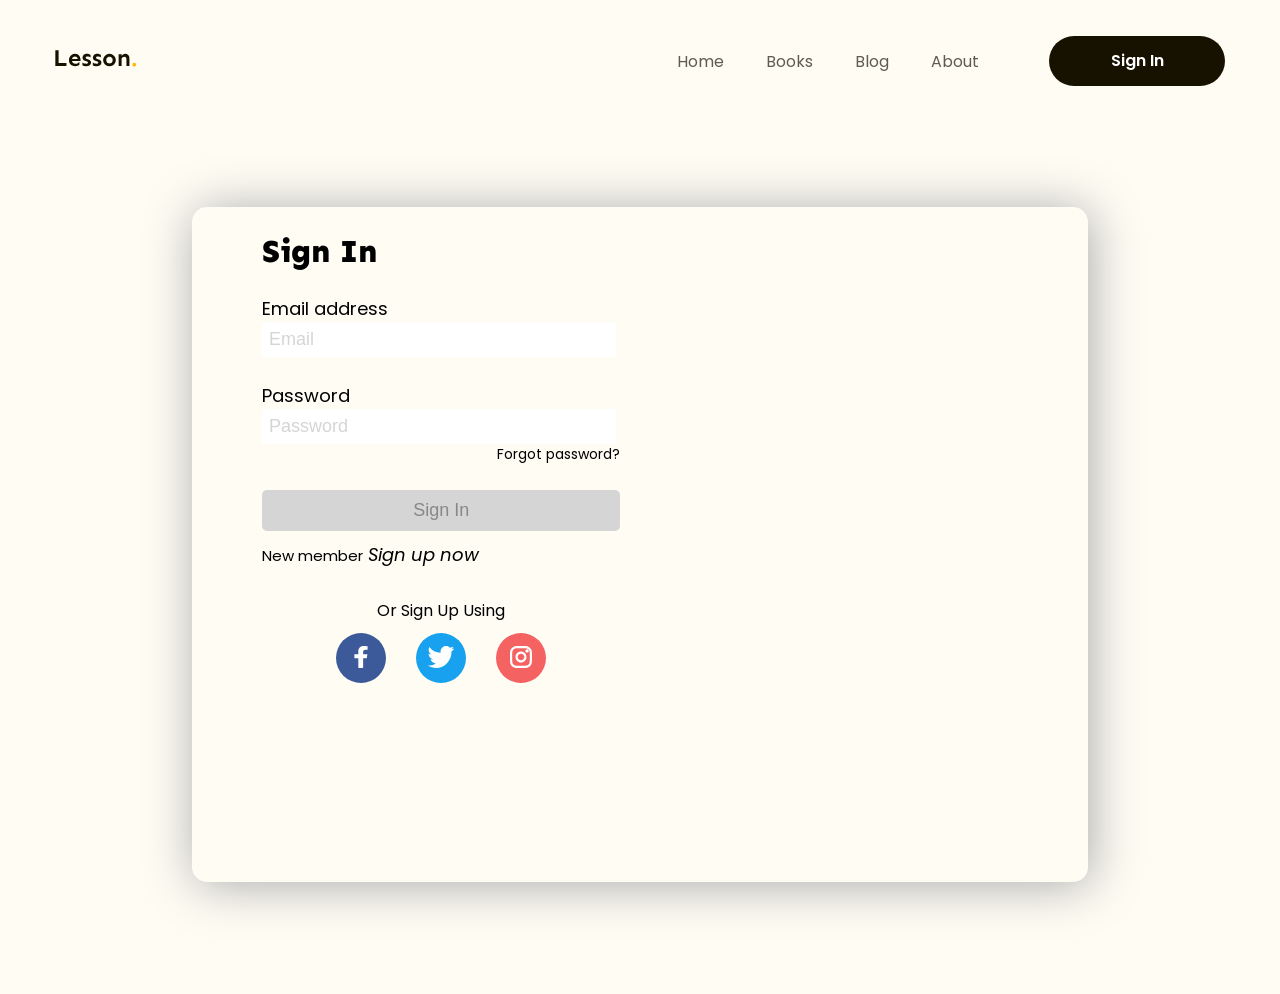
<file: sign_up.html>
<!DOCTYPE html>
<html lang="en">
<head>
    <meta charset="UTF-8">
    <meta name="viewport" content="width=device-width, initial-scale=1.0">
    <title>Sign Up</title>
    <!-- Embed fonts -->
    <link rel="preconnect" href="https://fonts.googleapis.com" />
    <link rel="preconnect" href="https://fonts.gstatic.com" crossorigin />
    <link
        href="https://fonts.googleapis.com/css2?family=Poppins:ital,wght@0,400;0,500;0,600;0,700;1,400&family=Sen:wght@700&display=swap"
        rel="stylesheet"
    />
    <!-- Favicon -->
    <link rel="apple-touch-icon" sizes="180x180" href="./assets/favicon/apple-touch-icon.png">
    <link rel="icon" type="image/png" sizes="32x32" href="./assets/favicon/favicon-32x32.png">
    <link rel="icon" type="image/png" sizes="16x16" href="./assets/favicon/favicon-16x16.png">
    <link rel="manifest" href="./assets/favicon/site.webmanifest">
    <!-- Styles -->
    <link rel="stylesheet" href="./assets/css/sign.css">
</head>
<body>
    <!-- Header -->
    <header class="header fixed">
        <div class="main-content">
            <div class="body">
                <!-- Logo -->
                <a href="#">
                    <img
                    src="./assets/img/Lesson..svg"
                    alt="Lesson."
                    class="logo"
                />
                </a>

                <!-- Nav -->
                <nav class="nav">
                    <ul>
                        <li class="">
                            <a href="./index.html">Home</a>
                        </li>
                        <li>
                            <a href="#!">Books</a>
                        </li>
                        <li>
                            <a href="#!">Blog</a>
                        </li>
                        <li>
                            <a href="#!">About</a>
                        </li>
                    </ul>
                </nav>
                <!-- Action -->
                <div class="action">
                    <a href="./sign_up.html" target="_blank" class="btn sign-up-btn">Sign In</a>
                </div>
            </div>
        </div>
    </header>
    <div class="container">
        <div class="sub-container">
            <!-- Sign In -->
            <div class="left-container" id="signin">
                <div class="left">
                    <h1 class="a-heading">
                        Sign In
                    </h1>
                    <form class="login" autocomplete="off">
                        <label for="Email">Email address</label>
                        <input class="ip" type="email" placeholder="Email" id="Email" required pattern="[a-z0-9._%+-]+@[a-z0-9.-]+\.[a-z]{2,4}$" autocomplete="off" hidden>
                        <p class="form-error">Please enter correct email</p>
                        <label for="password">Password</label>
                        <input class="ip" type="password" placeholder="Password" id="password" required minlength="4" hidden>
                        <p class="form-error">Please enter correct password length</p>
                        <p class="f-password">Forgot password?</p>
                        <button type="submit" class="s-button">Sign In</button>
                        <p class="n-new">New member<i class="t-button" aria-hidden="true" onclick="showSignup()">Sign up now</i></p>
                    </form>
                    <!-- Action Link -->
                    <p class="note">Or Sign Up Using</p>
                    <div class="action">
                        <a href="#!" class="icon icon__fb">
                            <img src="./assets/img/facebook.svg" alt="">
                        </a>
                        <a href="#!" class="icon icon__tw">
                            <img src="./assets/img/twitter.svg" alt="">
                        </a>
                        <a href="#!" class="icon icon__insta">
                            <img src="./assets/img/instagram.svg" alt="">
                        </a>
                    </div>
                </div>
            </div>

            <!-- Sign Up -->
            <div class="right-container" id="signup">
                <div class="right">
                    <h1 class="a-heading">Sign Up</h1>
                    <form class="signup" autocomplete="off">
                        <label for="name">Username</label>
                        <input class="ip" type="text" placeholder="Name" id="name" required autocomplete="off" minlength="5" maxlength="20">
                        <p class="form-error">Please enter correct name length</p>
                        <label for="email">Email address</label>
                        <input class="ip" type="email" placeholder="Email" id="email" required pattern="[a-z0-9._%+-]+@[a-z0-9.-]+\.[a-z]{2,4}$">
                        <p class="form-error">Please enter correct email</p>
                        <label for="password">Password</label>
                        <p class="form-error">Please enter correct password length</p>
                        <input class="ip" type="password" placeholder="Password" id="password" required>
                        <div class="confirm">
                            <input type="checkbox" required>
                            <p>I do not want to receive email with advertising news suggestion or marking promotions</p>
                        </div>
                        <button type="submit" class="s-button">Sign Up</button>
                        <p class="n-new">Already have an account ?<i class="t-button" aria-hidden="true" onclick="hideSignup()">Sign In</i></p>
                    </form>
                </div>
            </div>
        </div>
    </div>
    <script>
        var signup = document.getElementById('signup');
        var signin = document.getElementById('signin');
        function showSignup() {
            signin.style.display = "none";
            signup.style.display = "block";
        }
        function hideSignup() {
            signin.style.display = "block";
            signup.style.display = "none";
        }
    </script>
</body>
</html>
</file>
<file: assets/css/blog.css>
* {
    box-sizing: border-box;
}

:root {
    --primary-color: #ffb900;
    --font-heading: Sen, sans-serif;
    --dark: #3c393d;
    --exDark: #2b2b2b;
}

html {
    font-size: 62.5%;
    scroll-behavior: smooth;
}

body {
    font-size: 1.6rem;
    font-family: "Poppins", sans-serif;
    line-height: 1.4;
    color: var(--dark);
}

*{
    padding: 0;
    margin: 0;
}
body{
    line-height: 1.4;
    color: var(--dark);
}
img{
    width: 100%;
    display: block;
}
.container{
    max-width: 1320px;
    margin: 0 auto;
    padding: 0 1.2rem;
}
a {
    text-decoration: none;
}

.btn {
    display: inline-block;
    min-width: 118px;
    padding: 0 16px;
    line-height: 50px;
    font-weight: 600;
    font-size: 1.6rem;
    text-align: center;
    color: #ffffff;
    background: #171100;
    border-radius: 999px;
}

.btn:hover {
    opacity: 0.9;
    cursor: pointer;
}

.heading {
    font-family: var(--font-heading);
    font-weight: 700;
    letter-spacing: -0.02em;
    color: #171100;
}

.heading.lv1 {
    font-size: 5.8rem;
    line-height: 1.17;
}

.heading.lv2 {
    font-size: 3.8rem;
    line-height: 1.26;
}

.main-content {
    width: 1170px;
    max-width: calc(100% - 48px);
    margin-left: auto;
    margin-right: auto;
}

.line-clamp {
    display: -webkit-box;
    -webkit-line-clamp: var(--line-clamp, 1);
    -webkit-box-orient: vertical;
    overflow: hidden;
}

.line-clamp.line-2 {
    --line-clamp: 2;
}

.break-all {
    word-break: break-all;
}

/* header */

.header.fixed {
    position: sticky;
    top: -28px;
    z-index: 1000;
	background: #fffcf4;
}

.header .body {
    display: flex;
    align-items: center;
    padding: 36px 0 8px;
}

.nav {
    margin-left: auto;
}

.nav ul {
    display: flex;
	list-style: none;
}

.nav a {
    position: relative;
    padding: 8px 21px;
    font-size: 1.6rem;
    color: #5f5b53;
}

.nav a:hover,
.nav li.active a {
    text-shadow: 1px 0 0 currentColor;
    color: #171100;
}

.nav li.active a::after {
    position: absolute;
    left: 21px;
    bottom: 6px;
    content: "";
    display: block;
    width: 12px;
    height: 2px;
    background: #171100;
    border-radius: 1px;
}

.header .sign-up-btn {
    min-width: 144px;
}

.header .action {
    margin-left: 49px;
}




/*banner*/
.banner{
    min-height: 100vh;
    background: linear-gradient(rgba(0, 0, 0, 0.4), rgba(0, 0, 0, 0.4)), url(../img/banner-bg.jpg) center/cover no-repeat fixed;
    display: flex;
    flex-direction: column;
    justify-content: stretch;
}
.banner{
    flex: 1;
    display: flex;
    align-items: center;
    justify-content: center;
    text-align: center;
    color: #fff;
}
.banner-title{
    font-size: 5rem;
    font-family: 'Playfair Display', serif;
    line-height: 1.2;
}
.banner-title span{
    font-family: var(--Playfair);
    color: var(--exWhite);
}
.banner p{
    padding: 1rem 0 2rem 0;
    font-size: 2rem;
    text-transform: capitalize;
    font-family: var(--Roboto);
    font-weight: 300;
    word-spacing: 2px;
}
.banner form{
    background: #fff;
    border-radius: 2rem;
    padding: 0.6rem 1rem;
    display: flex;
    justify-content: space-between;
}
.search-input{
    font-family: var(--Roboto);
    font-size: 1.5rem;
    width: 100%;
    outline: 0;
    padding: 0.6rem 0;
    border: none;
}
.search-input::placeholder{
    text-transform: capitalize;
}
.search-btn{
    width: 40px;
    font-size: 2rem;
    color: var(--dark);
    border: none;
    background: transparent;
    outline: 0;
    cursor: pointer;
}

/* design */
.design{
    padding: 4.5rem 0;
}
.title{
    text-align: center;
    padding: 1rem 0;
}
.title h2{
    font-family: 'Playfair Display', serif;
    font-size: 2.4rem;
}
.title p{
    text-transform: uppercase;
    padding: 0.6rem 0;
}
.design-content{
    margin: 2rem 0;
}
.design-item{
    cursor: pointer;
    margin: 1.5rem 0;
}
.design-img{
    position: relative;
    overflow: hidden;
}
.design-img::after{
    position: absolute;
    content: "";
    top: 0;
    left: 0;
    width: 100%;
    height: 100%;
    background: rgba(0, 0, 0, 0.3);
}
.design-img img{
    transition:  all 0.5s ease;
}
.design-item:hover img{
    transform: scale(1.2);
}
.design-img span:first-of-type{
    position: absolute;
    z-index: 1;
    top: 10px;
    left: 10px;
    background: var(--exDark);
    color: #fff;
    padding: 0.25rem 1rem;
}
.design-img span:last-of-type{
    position: absolute;
    z-index: 1;
    bottom: 10px;
    right: 10px;
    color: #fff;
    font-weight: 700;
    font-size: 1.1rem;
}
.design-title{
    padding: 1rem;
    font-size: 1.2rem;
    text-align: center;
    width: 70%;
    margin: 0 auto;
}
.design-title a{
    color: var(--dark);
    text-decoration: none;
    text-transform: capitalize;
    font-family: var(--Playfair);
}

/* blog */
.blog{
    background: #f9f9f9;
    padding: 4.5rem 0;
}
.blog-content{
    margin: 2rem 0;
}
.blog-img{
    position: relative;
}
.blog-img span{
    position: absolute;
    bottom: 10px;
    right: 10px;
    background: var(--exDark);
    color: #fff;
    font-size: 1.4rem;
    padding: 0.3rem 0.6rem;
}
.blog-text{
    margin: 2.2rem 0;
    padding: 0 1rem;
}
.blog-text span{
    font-weight: 300;
    display: block;
    padding-bottom: 0.5rem;
}
.blog-text h2{
    font-family: 'Playfair Display', serif;
    padding: 1rem 0;
    font-size: 1.65rem;
    font-weight: 500;
}
.blog-text p{
    font-weight: 300;
    font-size: 1.1rem;
    opacity: 0.9;
    padding-bottom: 1.2rem;
}
.blog-text a{
    font-family: var(--Roboto);
    font-size: 1.1rem;
    text-decoration: none;
    color: var(--dark);
    display: inline-block;
    background: var(--dark);
    color: #fff;
    padding: 0.55rem 1.2rem;
    transition: all 0.5s ease;
}
.blog-text a:hover{
    background: var(--exDark);
}

/* about */
.about{
    padding: 4.5rem 0;
}
.about-text{
    margin: 2rem 0;
}
.about-text > p{
    font-size: 1.1rem;
    padding: 0.6rem 0;
    opacity: 0.8;
}

/*Phân trang shop */
/* Pagination */
#pagination {
    text-align: center;
    margin-top: 40px;
    margin-bottom: 60px; 
}

#pagination a {
    text-decoration: none;
    background-color: #eff1db;
    padding: 10px 20px;
    border-radius: 3px;
    color: #171100;
    margin:0 8px;
    font-weight: 500;
}

#pagination a i {
    font-size: 16px;
    font-weight: 600;
}

/* New Letter */
#newletter {
    display: flex;
    justify-content: center;
    flex-wrap: wrap;
    align-items: center;           
    background-color: #fffcf4;
    background-repeat: no-repeat;
    background-position: 20% 30%;
    padding: 60px; 
    margin-top: 10px;
    margin-bottom: 0;
    
}

#newletter h4 {
    text-align: center;
    font-size: 22px;
    font-weight: 700;
    color: #525050;
    line-height: 1.6; 
}

#newletter p {
    font-size: 14px;
    font-weight: 600;
    color: #088178;
    line-height: 1.8; 
    margin-top: 10px; 
}

#newletter p span {
    color: #ffb900;
}


#lg-bag a {
    color: #5f5b53;
    font-size: 1.8rem;
    transition: color 0.3s;
}

#lg-bag a:hover {
    color: var(--primary-color);
}


/* Footer */
.footer {
    padding: 96px 135px 0;
    background: #2e2100;
}

.footer .row {
    display: flex;
    padding-bottom: 38px;
    border-bottom: 1px solid #59554b;
}

.footer .row .column {
    width: 21.6%;
}

.footer .logo {
    width: auto; 
    max-width: 160px; 
    height: auto; 
    display: block; 
}
.footer .row .column:first-child {
    width: 35%;
}

.footer .desc {
    margin-top: 18px;
    max-width: 267px;
    font-size: 1.4rem;
    line-height: 1.86;
    color: #bfbcb2;
}

.footer .socials {
    display: flex;
    gap: 18px;
    margin-top: 18px;
}

.footer .title {
    display: inline-block;
    padding: 0 48px 14px 0;
    border-bottom: 1px solid #59554b;
    font-weight: 600;
    font-size: 1.6rem;
    line-height: 1.75;
    color: #ffffff;
}

.footer .list {
    margin-top: 28px;
}

.footer .list a {
    display: inline-block;
    margin-bottom: 12px;
    font-size: 1.4rem;
    line-height: 1.86;
    color: #bfbcb2;
}

.footer .list li:last-child a {
    margin-bottom: 0;
}

.footer .list strong {
    font-weight: 600;
    color: #ffffff;
}

.footer .copyright {
    padding: 28px 0;
}

.footer .copyright p {
    font-size: 1.4rem;
    line-height: 1.86;
    text-align: center;
    color: #807d74;
}


@media screen and (min-width: 768px){
    .navbar .container{
        display: flex;
        align-items: center;
        justify-content: space-between;
    }
    .search-input{
        padding: 0.8rem 0;
    }
    .design-content{
        display: grid;
        grid-template-columns: repeat(2, 1fr);
        gap: 2rem;
    }
    .design-item{
        margin: 0;
    }
    .blog-content{
        display: grid;
        grid-template-columns: repeat(2, 1fr);
        gap: 2rem;
    }
}

@media screen and (min-width: 992px){
    .blog-content{
        grid-template-columns: repeat(3, 1fr);
    }
    .about-content{
        display: grid;
        grid-template-columns: repeat(2, 1fr);
        column-gap: 3rem;
        align-items: center;
    }
}

@media screen and (min-width: 1200px){
    .design-content{
        grid-template-columns: repeat(3, 1fr);
    }
}
</file>
<file: assets/css/cart.css>
* {
    box-sizing: border-box;
}

:root {
    --primary-color: #ffb900;
    --font-heading: Sen, sans-serif;
}

html {
    font-size: 62.5%;
    scroll-behavior: smooth;
}

body {
    font-size: 1.6rem;
    font-family: "Poppins", sans-serif;
}

/* Common */
a {
    text-decoration: none;
}

.btn {
    display: inline-block;
    min-width: 118px;
    padding: 0 16px;
    line-height: 50px;
    font-weight: 600;
    font-size: 1.6rem;
    text-align: center;
    color: #ffffff;
    background: #171100;
    border-radius: 999px;
}

.btn:hover {
    opacity: 0.9;
    cursor: pointer;
}

.heading {
    font-family: var(--font-heading);
    font-weight: 700;
    letter-spacing: -0.02em;
    color: #171100;
}

.heading.lv1 {
    font-size: 5.8rem;
    line-height: 1.17;
}

.heading.lv2 {
    font-size: 3.8rem;
    line-height: 1.26;
}

.main-content {
    width: 1170px;
    max-width: calc(100% - 48px);
    margin-left: auto;
    margin-right: auto;
}

.line-clamp {
    display: -webkit-box;
    -webkit-line-clamp: var(--line-clamp, 1);
    -webkit-box-orient: vertical;
    overflow: hidden;
}

.line-clamp.line-2 {
    --line-clamp: 2;
}

.break-all {
    word-break: keep-all;
}

/* Header */
.header { 
    background: #fffcf4;
}

.header.fixed {
    position: sticky;
    top: -28px;
    z-index: 1000;
}

.header .body {
    display: flex;
    align-items: center;
    padding: 36px 0 8px;
}

.nav {
    margin-left: auto;
}

.nav ul {
    display: flex;
}

.nav a {
    position: relative;
    padding: 8px 21px;
    font-size: 1.6rem;
    color: #5f5b53;
}

.nav a:hover,
.nav li.active a {
    text-shadow: 1px 0 0 currentColor;
    color: #171100;
}

.nav li.active a::after {
    position: absolute;
    left: 21px;
    bottom: 6px;
    content: "";
    display: block;
    width: 12px;
    height: 2px;
    background: #171100;
    border-radius: 1px;
}

.header .sign-up-btn {
    min-width: 144px;
}

.header .action {
    margin-left: 49px;
}

/* Hero */
.row-content {
    display: flex;
    margin-bottom: 40px;
    align-items: center;
    justify-content: space-between;
}

.search-nav .header-search {
    display: flex;
}

.header-search__text {
    width: 500px;
    height: 35px;
    border-radius: 20px;
    padding: 8px 20px;
    margin-top: 15px;
    padding-top: 14px;
}

.header-search__button {
    position: relative;
    top: -4px;
    background-color: #f9ca24;
    border: none;
    cursor: pointer;
    outline: none;
    margin-top: 15px;
    width: 35px;
    height: 35px;
    border-radius: 50%;
    margin-left: -35px;
}

.main-heading-product {
    font-size: 2.5rem;
    font-weight: 700;
    text-align: center;
}

.hero {
    padding: 56px 0 65px;
    background: #fffcf4;
}

.hero .body {
    display: flex;
}

/* Hero left */
.hero .media-block {
    position: relative;
    width: 48%;
}

.hero .media-block .img {
    display: block;
    width: 470px;
    height: 685px;
    object-fit: cover;
    border-radius: 20px;
}

.hero-summary {
    position: absolute;
    right: 0;
    bottom: 48px;
    width: 270px;
    padding: 24px;
    background: #ffffff;
    box-shadow: 0px 16px 32px rgba(0, 0, 0, 0.05);
    border-radius: 12px;
}


.hero-summary .item {
    display: flex;
    align-items: center;
}

.hero-summary .item + .item {
    margin-top: 22px;
}

.hero-summary .icon {
    width: 48px;
    height: 48px;
    border-radius: 50%;
    display: flex;
    align-items: center;
    justify-content: center;
    background: #fff9e8;
}

.hero-summary .item:nth-of-type(2) .icon {
    background: #fcefff;
}

.hero-summary .item:nth-of-type(3) .icon {
    background: #ebeaff;
}

.hero-summary .info {
    margin-left: 16px;
}

.hero-summary .label {
    font-size: 1.4rem;
    line-height: 1.86;
    color: #5f5b53;
}

.hero-summary .title {
    font-weight: 600;
    font-size: 1.8rem;
    line-height: 1.67;
    color: #171100;
}

/* Hero right */
.hero .content-block {
    width: 52%;
    padding: 64px 0 0 130px;
}

.hero .desc {
    margin-top: 22px;
    font-size: 1.8rem;
    line-height: 1.67;
    color: #5f5b53;
}

.hero .cta-group {
    display: flex;
    align-items: center;
    margin: 38px 0 48px;
}

.hero-cta {
    min-width: 180px;
    line-height: 64px;
    background-color: var(--primary-color);
}

.hero .watch-video {
    display: flex;
    align-items: center;
    margin-left: 28px;
    border: none;
    background: transparent;
    cursor: pointer;
}

.hero .watch-video .icon {
    display: flex;
    align-items: center;
    justify-content: center;
    width: 40px;
    height: 40px;
    border-radius: 50%;
    background: #ffffff;
    box-shadow: 0px 8px 16px rgba(0, 0, 0, 0.07);
}

.hero .watch-video span {
    margin-left: 14px;
    font-weight: 600;
    font-size: 1.8rem;
    line-height: 1.67;
    color: #171100;
}

.hero .stats {
    margin: 8px 0 0 -28px;
}

.hero .stats strong {
    padding: 0 8px 0 28px;
    font-family: var(--font-heading);
    font-weight: 700;
    font-size: 4.4rem;
    line-height: 1.23;
    color: #171100;
}

/* Footer */
.footer {
    padding: 96px 135px 0;
    background: #2e2100;
    margin-top: 0px;
}

.footer .row {
    display: flex;
    padding-bottom: 38px;
    border-bottom: 1px solid #59554b;
}

.footer .row .column {
    width: 21.6%;
}

.footer .row .column:first-child {
    width: 35%;
}

.footer .desc {
    margin-top: 18px;
    max-width: 267px;
    font-size: 1.4rem;
    line-height: 1.86;
    color: #bfbcb2;
}

.footer .socials {
    display: flex;
    gap: 18px;
    margin-top: 18px;
}

.footer .title {
    display: inline-block;
    padding: 0 48px 14px 0;
    border-bottom: 1px solid #59554b;
    font-weight: 600;
    font-size: 1.6rem;
    line-height: 1.75;
    color: #ffffff;
}

.footer .list {
    margin-top: 28px;
}

.footer .list a {
    display: inline-block;
    margin-bottom: 12px;
    font-size: 1.4rem;
    line-height: 1.86;
    color: #bfbcb2;
}

.footer .list li:last-child a {
    margin-bottom: 0;
}

.footer .list strong {
    font-weight: 600;
    color: #ffffff;
}

.footer .copyright {
    padding: 28px 0;
}

.footer .copyright p {
    font-size: 1.4rem;
    line-height: 1.86;
    text-align: center;
    color: #807d74;
}
/* New Letter */
#newletter {
    display: flex;
    justify-content: center;
    flex-wrap: wrap;
    align-items: center;           
    background-color: #fffcf4;
    background-repeat: no-repeat;
    background-position: 20% 30%;
    padding: 60px; /* Tăng khoảng cách xung quanh */
    margin-top: 10px;
    margin-bottom: 0;
    
}

#newletter h4 {
    font-size: 22px;
    font-weight: 700;
    color: #525050;
    line-height: 1.6; /* Khoảng cách giữa các dòng của tiêu đề */
    text-align: center;
}

#newletter p {
    font-size: 14px;
    font-weight: 600;
    color: #088178;
    line-height: 1.8; /* Tăng khoảng cách giữa các dòng */
    margin-top: 10px; /* Khoảng cách giữa đoạn văn và các phần tử khác */
}

#newletter p span {
    color: #ffb900;
}

/*Phân trang shop */
/* Pagination */
#pagination {
    text-align: center;
    margin-top: 40px;
    margin-bottom: 60px; /* Tạo khoảng trống phía dưới phân trang */
}

#pagination a {
    text-decoration: none;
    background-color: #fef7e4;
    padding: 10px 20px;
    border-radius: 3px;
    color: #171100;
    margin:0 8px;
    font-weight: 500;
}

#pagination a i {
    font-size: 16px;
    font-weight: 600;
}

/*Cart Page*/
/* Modal thông báo thêm vào giỏ hàng */
.added-to-cart-modal {
    position: fixed;
    top: 0;
    left: 0;
    width: 100%;
    height: 100%;
    background-color: rgba(0, 0, 0, 0.5);
    display: flex;
    justify-content: center;
    align-items: center;
    z-index: 1000;
}

.added-to-cart-modal .modal-content {
    background-color: white;
    padding: 20px;
    border-radius: 8px;
    text-align: center;
    max-width: 300px;
}

.added-to-cart-modal p {
    margin-bottom: 15px;
}

.added-to-cart-modal button, 
.added-to-cart-modal a {
    display: inline-block;
    padding: 8px 15px;
    margin: 5px;
    border: none;
    border-radius: 4px;
    cursor: pointer;
    text-decoration: none;
}

.added-to-cart-modal .continue-shopping {
    background-color: #f0f0f0;
    color: #333;
}

.added-to-cart-modal .view-cart {
    background-color: #1a1a1a;
    color: white;
}

/* page cart*/
/* CSS cho trang giỏ hàng */
.cart-container {
    max-width: 1200px;
    margin: 20px auto;
    padding: 20px;
}

.cart-content {
    display: flex;
    gap: 20px;
}

.cart-items {
    flex: 2;
}

.cart-summary {
    flex: 1;
    background: #f9f9f9;
    padding: 20px;
    border-radius: 8px;
}

.cart-item {
    display: flex;
    align-items: center;
    padding: 15px 0;
    border-bottom: 1px solid #eee;
    gap: 15px;
}

.item-image img {
    width: 80px;
    height: auto;
}

.item-details {
    flex: 1;
}

.item-quantity {
    display: flex;
    align-items: center;
    margin-top: 10px;
}

.quantity-btn {
    width: 30px;
    height: 30px;
    border: 1px solid #ddd;
    background: #fff;
    cursor: pointer;
}

.item-quantity span {
    margin: 0 10px;
}

.item-total {
    font-weight: bold;
}

.remove-item {
    background: none;
    border: none;
    cursor: pointer;
    color: #999;
}

.remove-item:hover {
    color: #f00;
}

.summary-row {
    display: flex;
    justify-content: space-between;
    margin-bottom: 10px;
}

.summary-row.total {
    font-weight: bold;
    font-size: 1.2em;
    margin-top: 20px;
    padding-top: 10px;
    border-top: 1px solid #ddd;
}

.checkout-btn {
    width: 100%;
    padding: 12px;
    background: #1a1a1a;
    color: white;
    border: none;
    border-radius: 4px;
    cursor: pointer;
    margin-top: 20px;
    font-size: 1em;
}

.checkout-btn:hover {
    background: #333;
}

/* Thêm vào cart.css */
.cart-icon-count {
    position: relative;
    top: -8px;
    right: -5px;
    background: red;
    color: white;
    border-radius: 50%;
    padding: 2px 6px;
    font-size: 12px;
}
</file>
<file: assets/css/review.css>
* {
    box-sizing: border-box;
}

:root {
    --primary-color: #ffb900;
    --font-heading: Sen, sans-serif;
}

html {
    font-size: 62.5%;
    scroll-behavior: smooth;
}

body {
    font-size: 1.6rem;
    font-family: "Poppins", sans-serif;
}

/* Common */
a {
    text-decoration: none;
}

.btn {
    display: inline-block;
    min-width: 118px;
    padding: 0 16px;
    line-height: 50px;
    font-weight: 600;
    font-size: 1.6rem;
    text-align: center;
    color: #ffffff;
    background: #171100;
    border-radius: 999px;
}

.btn:hover {
    opacity: 0.9;
    cursor: pointer;
}

.heading {
    font-family: var(--font-heading);
    font-weight: 700;
    letter-spacing: -0.02em;
    color: #171100;
}

.heading.lv1 {
    font-size: 5.8rem;
    line-height: 1.17;
}

.heading.lv2 {
    font-size: 3.8rem;
    line-height: 1.26;
}

.main-content {
    width: 1170px;
    max-width: calc(100% - 48px);
    margin-left: auto;
    margin-right: auto;
}

.line-clamp {
    display: -webkit-box;
    -webkit-line-clamp: var(--line-clamp, 1);
    -webkit-box-orient: vertical;
    overflow: hidden;
}

.line-clamp.line-2 {
    --line-clamp: 2;
}

.break-all {
    word-break: keep-all;
}

/* Header */
.header { 
    background: #fffcf4;
}

.header.fixed {
    position: sticky;
    top: -28px;
    z-index: 1000;
}

.header .body {
    display: flex;
    align-items: center;
    padding: 36px 0 8px;
}

.nav {
    margin-left: auto;
}

.nav ul {
    display: flex;
}

.nav a {
    position: relative;
    padding: 8px 21px;
    font-size: 1.6rem;
    color: #5f5b53;
}

.nav a:hover,
.nav li.active a {
    text-shadow: 1px 0 0 currentColor;
    color: #171100;
}

.nav li.active a::after {
    position: absolute;
    left: 21px;
    bottom: 6px;
    content: "";
    display: block;
    width: 12px;
    height: 2px;
    background: #171100;
    border-radius: 1px;
}

.header .sign-up-btn {
    min-width: 144px;
}

.header .action {
    margin-left: 49px;
}

/* Hero */
.row-content {
    display: flex;
    margin-bottom: 40px;
    align-items: center;
    justify-content: space-between;
}

.search-nav .header-search {
    display: flex;
}

.header-search__text {
    width: 500px;
    height: 35px;
    border-radius: 20px;
    padding: 8px 20px;
    margin-top: 15px;
    padding-top: 14px;
}

.header-search__button {
    position: relative;
    top: -4px;
    background-color: #f9ca24;
    border: none;
    cursor: pointer;
    outline: none;
    margin-top: 15px;
    width: 35px;
    height: 35px;
    border-radius: 50%;
    margin-left: -35px;
}

.main-heading-product {
    font-size: 2.5rem;
    font-weight: 700;
    text-align: center;
}

.hero {
    padding: 56px 0 65px;
    background: #fffcf4;
}

.hero .body {
    display: flex;
}

/* Hero left */
.hero .media-block {
    position: relative;
    width: 48%;
}

.hero .media-block .img {
    display: block;
    width: 470px;
    height: 685px;
    object-fit: cover;
    border-radius: 20px;
}

.hero-summary {
    position: absolute;
    right: 0;
    bottom: 48px;
    width: 270px;
    padding: 24px;
    background: #ffffff;
    box-shadow: 0px 16px 32px rgba(0, 0, 0, 0.05);
    border-radius: 12px;
}

.hero-summary .item {
    display: flex;
    align-items: center;
}

.hero-summary .item + .item {
    margin-top: 22px;
}

.hero-summary .icon {
    width: 48px;
    height: 48px;
    border-radius: 50%;
    display: flex;
    align-items: center;
    justify-content: center;
    background: #fff9e8;
}

.hero-summary .item:nth-of-type(2) .icon {
    background: #fcefff;
}

.hero-summary .item:nth-of-type(3) .icon {
    background: #ebeaff;
}

.hero-summary .info {
    margin-left: 16px;
}

.hero-summary .label {
    font-size: 1.4rem;
    line-height: 1.86;
    color: #5f5b53;
}

.hero-summary .title {
    font-weight: 600;
    font-size: 1.8rem;
    line-height: 1.67;
    color: #171100;
}

/* Hero right */
.hero .content-block {
    width: 52%;
    padding: 64px 0 0 130px;
}

.hero .desc {
    margin-top: 22px;
    font-size: 1.8rem;
    line-height: 1.67;
    color: #5f5b53;
}

.hero .cta-group {
    display: flex;
    align-items: center;
    margin: 38px 0 48px;
}

.hero-cta {
    min-width: 180px;
    line-height: 64px;
    background-color: var(--primary-color);
}

.hero .watch-video {
    display: flex;
    align-items: center;
    margin-left: 28px;
    border: none;
    background: transparent;
    cursor: pointer;
}

.hero .watch-video .icon {
    display: flex;
    align-items: center;
    justify-content: center;
    width: 40px;
    height: 40px;
    border-radius: 50%;
    background: #ffffff;
    box-shadow: 0px 8px 16px rgba(0, 0, 0, 0.07);
}

.hero .watch-video span {
    margin-left: 14px;
    font-weight: 600;
    font-size: 1.8rem;
    line-height: 1.67;
    color: #171100;
}

.hero .stats {
    margin: 8px 0 0 -28px;
}

.hero .stats strong {
    padding: 0 8px 0 28px;
    font-family: var(--font-heading);
    font-weight: 700;
    font-size: 4.4rem;
    line-height: 1.23;
    color: #171100;
}

/* Footer */
.footer {
    padding: 96px 135px 0;
    background: #2e2100;
    margin-top: 0px;
}

.footer .row {
    display: flex;
    padding-bottom: 38px;
    border-bottom: 1px solid #59554b;
}

.footer .row .column {
    width: 21.6%;
}

.footer .row .column:first-child {
    width: 35%;
}

.footer .desc {
    margin-top: 18px;
    max-width: 267px;
    font-size: 1.4rem;
    line-height: 1.86;
    color: #bfbcb2;
}

.footer .socials {
    display: flex;
    gap: 18px;
    margin-top: 18px;
}

.footer .title {
    display: inline-block;
    padding: 0 48px 14px 0;
    border-bottom: 1px solid #59554b;
    font-weight: 600;
    font-size: 1.6rem;
    line-height: 1.75;
    color: #ffffff;
}

.footer .list {
    margin-top: 28px;
}

.footer .list a {
    display: inline-block;
    margin-bottom: 12px;
    font-size: 1.4rem;
    line-height: 1.86;
    color: #bfbcb2;
}

.footer .list li:last-child a {
    margin-bottom: 0;
}

.footer .list strong {
    font-weight: 600;
    color: #ffffff;
}

.footer .copyright {
    padding: 28px 0;
}

.footer .copyright p {
    font-size: 1.4rem;
    line-height: 1.86;
    text-align: center;
    color: #807d74;
}
/* New Letter */
#newletter {
    display: flex;
    justify-content: center;
    flex-wrap: wrap;
    align-items: center;           
    background-color: #fffcf4;
    background-repeat: no-repeat;
    background-position: 20% 30%;
    padding: 60px; 
    margin-top: 10px;
    margin-bottom: 0;
    
}

#newletter h4 {
    font-size: 22px;
    font-weight: 700;
    color: #525050;
    line-height: 1.6; 
    text-align: center;
}

#newletter p {
    font-size: 14px;
    font-weight: 600;
    color: #088178;
    line-height: 1.8; 
    margin-top: 10px; 
}

#newletter p span {
    color: #ffb900;
}

/*Phân trang shop */
/* Pagination */
#pagination {
    text-align: center;
    margin-top: 40px;
    margin-bottom: 60px; /* Tạo khoảng trống phía dưới phân trang */
}

#pagination a {
    text-decoration: none;
    background-color: #fef7e4;
    padding: 10px 20px;
    border-radius: 3px;
    color: #171100;
    margin:0 8px;
    font-weight: 500;
}

#pagination a i {
    font-size: 16px;
    font-weight: 600;
}

/* Reset và font chung */
* {
    margin: 0;
    padding: 0;
    box-sizing: border-box;
    font-family: 'Segoe UI', Tahoma, Geneva, Verdana, sans-serif;
}

body {
    background-color: #f5f5f5;
    color: #333;
    line-height: 1.6;
}

.container {
    max-width: 1200px;
    margin: 0 auto;
    padding: 20px;
}

/* Section tiêu đề */
.review-section {
    padding: 60px 0;
}

.section-title {
    text-align: center;
    font-size: 2.5rem;
    color: #2c3e50;
    margin-bottom: 15px;
}

.section-subtitle {
    text-align: center;
    font-size: 1.1rem;
    color: #7f8c8d;
    margin-bottom: 50px;
}

/* Container đánh giá */
.review-container {
    display: grid;
    grid-template-columns: repeat(auto-fill, minmax(350px, 1fr));
    gap: 30px;
    margin-bottom: 60px;
}

/* Card đánh giá */
.review-card {
    background: white;
    border-radius: 10px;
    box-shadow: 0 5px 15px rgba(0, 0, 0, 0.1);
    padding: 25px;
    transition: transform 0.3s ease, box-shadow 0.3s ease;
}

.review-card:hover {
    transform: translateY(-5px);
    box-shadow: 0 10px 20px rgba(0, 0, 0, 0.15);
}

.review-header {
    display: flex;
    align-items: center;
    margin-bottom: 20px;
}

.reviewer-avatar {
    width: 60px;
    height: 60px;
    border-radius: 50%;
    object-fit: cover;
    margin-right: 15px;
    border: 3px solid #f1c40f;
}

.reviewer-info h4 {
    font-size: 1.2rem;
    color: #2c3e50;
    margin-bottom: 5px;
}

.rating {
    color: #f1c40f;
}

.rating span {
    color: #7f8c8d;
    font-size: 0.9rem;
    margin-left: 5px;
}

.review-content h3 {
    font-size: 1.3rem;
    color: #3498db;
    margin-bottom: 10px;
}

.review-content p {
    color: #555;
    margin-bottom: 20px;
    font-size: 1rem;
}

.review-footer {
    display: flex;
    justify-content: space-between;
    align-items: center;
    border-top: 1px solid #eee;
    padding-top: 15px;
    font-size: 0.9rem;
}

.review-date {
    color: #95a5a6;
}

.review-date i {
    margin-right: 5px;
}

.helpful-btn {
    background: none;
    border: none;
    color: #3498db;
    cursor: pointer;
    font-size: 0.9rem;
    padding: 5px 10px;
    border-radius: 5px;
    transition: background 0.3s;
}

.helpful-btn:hover {
    background: #ebf5fb;
}

.helpful-btn i {
    margin-right: 5px;
}

/* Form viết review */
.write-review {
    background: white;
    border-radius: 10px;
    box-shadow: 0 5px 15px rgba(0, 0, 0, 0.1);
    padding: 30px;
    max-width: 800px;
    margin: 0 auto;
}

.write-review h3 {
    text-align: center;
    font-size: 1.8rem;
    color: #2c3e50;
    margin-bottom: 30px;
}

.form-group {
    margin-bottom: 20px;
}

.form-group label {
    display: block;
    margin-bottom: 8px;
    font-weight: 600;
    color: #2c3e50;
}

.form-group select, 
.form-group textarea {
    width: 100%;
    padding: 12px;
    border: 1px solid #ddd;
    border-radius: 5px;
    font-size: 1rem;
    transition: border 0.3s;
}

.form-group select:focus, 
.form-group textarea:focus {
    border-color: #3498db;
    outline: none;
}

.rating-input {
    font-size: 24px;
    color: #ddd;
    margin: 10px 0;
}

.rating-input i {
    cursor: pointer;
    margin-right: 5px;
    transition: color 0.2s;
}

.rating-input i:hover,
.rating-input i.active {
    color: #f1c40f;
}

.submit-btn {
    display: block;
    width: 100%;
    padding: 12px;
    background: #3498db;
    color: white;
    border: none;
    border-radius: 5px;
    font-size: 1.1rem;
    cursor: pointer;
    transition: background 0.3s;
}

.submit-btn:hover {
    background: #2980b9;
}

/* Responsive */
@media (max-width: 768px) {
    .review-container {
        grid-template-columns: 1fr;
    }
    
    .section-title {
        font-size: 2rem;
    }
    
    .review-card {
        padding: 20px;
    }
}
</file>
<file: assets/css/sign.css>
* {
    margin: 0;
}

:root {
    --primary-color: #000;
}

html {
    font-size: 62.5%;
}

body {
    font-size: 1.6rem;
    font-family: "Poppins", sans-serif;
}

a {
    text-decoration: none;
}

ul {
    list-style: none;
}
.btn {
    display: inline-block;
    min-width: 118px;
    padding: 0 16px;
    line-height: 50px;
    font-weight: 600;
    font-size: 1.6rem;
    text-align: center;
    color: #ffffff;
    background: #171100;
    border-radius: 999px;
}

.btn:hover {
    opacity: 0.9;
    cursor: pointer;
}

.main-content {
    width: 1170px;
    max-width: calc(100% - 48px);
    margin-left: auto;
    margin-right: auto;
}


/* header */
.header { 
    background: #fffcf4;
}

.header.fixed {
    position: sticky;
    top: -28px;
    z-index: 1;
}

.header .body {
    display: flex;
    align-items: center;
    padding: 36px 0 8px;
}

.nav {
    margin-left: auto;
}

.nav ul {
    display: flex;
}

.nav a {
    position: relative;
    padding: 8px 21px;
    font-size: 1.6rem;
    color: #5f5b53;
}

.nav a:hover,
.nav li.active a {
    text-shadow: 1px 0 0 currentColor;
    color: #171100;
}

.nav li.active a::after {
    position: absolute;
    left: 21px;
    bottom: 6px;
    content: "";
    display: block;
    width: 12px;
    height: 2px;
    background: #171100;
    border-radius: 1px;
}

.header .sign-up-btn {
    min-width: 144px;
}

.header .action {
    margin-left: 49px;
}

/* Content */
.container {
    width: 100%;
    height: 100vh;
    background-color: #fffcf4;
    background-position: center;
    background-size: cover;
    display: flex;
    align-items: center;
}

.sub-container {
    width: 70%;
    height: 75vh;
    margin-left: 15%;
    border-radius: 15px;
    background-color: #fffcf4;
    box-shadow: 3px 3px 50px #aaaaaa;
    background-position: 93%;
    background-repeat: no-repeat;
}

.left-container {
    width: 100%;
}

.left {
    width: 40%;
    margin-left: 70px;
}

.login {
    font-size: 1.8rem;
}

.a-heading {
    font-weight: 800;
    font-family: "Sen";
    margin: 25px 0;
    color: var(--primary-color);
}

.ip {
    display: block;
    width: 95%;
    margin-bottom: 25px;
    padding: 7px;
    font-size: 1.8rem;
    caret-color: red;
    border: none;
    outline: none;
}

.form-error {
    color: red;
    font-size: 1.4rem;
    margin-top: -20px;
    margin-bottom: 15px;
    display: none;
}

input:invalid:not(:placeholder-shown) + .form-error {
    display: block;
}

.f-password {
    position: relative;
    top: -25px;
    width: 100%;
    text-align: end;
    cursor: pointer;
    color: var(--primary-color);
    font-size: 1.4rem;
}

.f-password:hover {
    color: #888888;
}

.confirm {
    display: flex;
    gap: 8px;
    align-items: flex-start;
}

.confirm input {
    margin-top: 4px;
}
.confirm p {
    font-size: 12px;
    margin-bottom: 20px;
}
.signup:has(:invalid) .s-button,
.login:has(:invalid) .s-button {
    background: #d6d5d5;
    pointer-events: none;
    cursor:default;
    color: #888888;
}

.s-button {
    border: none;
    width: 100%;
    padding: 10px;
    background: rgb(220,216,223);
    background: linear-gradient(45deg, rgba(220,216,223,1) 0%, rgba(182,229,246,1) 100%);   
    font-size: 1.8rem;
    cursor: pointer;
    border-radius: 5px;
    color: var(--primary-color);
    transition: all 0.3s ease;
}

.s-button:hover  {
    box-shadow: 9px 7px 11px -4px rgba(109,97,97,0.4);
    -webkit-box-shadow: 9px 7px 11px -4px rgba(109,97,97,0.4);
    -moz-box-shadow: 9px 7px 11px -4px rgba(109,97,97,0.4);
    transform: 0.5s;
}

.t-button {
    font-size: 1.8rem;
    color: var(--primary-color);
    margin-left: 5px;
    cursor: pointer;
}

.t-button:hover {
    color: #888888;
}

.right-container {
    width: 100%;
    display: none;
}

.right {
    width: 40%;
    margin-left: 70px;
}

.n-new {
    margin-top: 10px;
    font-size: 1.5rem;
}

.action {
    display: flex;
    align-items: center;
    justify-content: center;
    gap: 30px;
}

.action .icon {
    margin-top: 10px;
    width: 50px;
    height: 50px;
    text-align: center;
    line-height: 60px;
    border-radius: 50%;
}

.action .icon img {
    width: 30px;
    height: 22px;
}
.action .icon__fb {
    background: #3c5a99;
}

.action .icon__tw {
    background: #17a1ee;
}

.action .icon__insta {
    background: rgb(244, 98, 98);
}

.container:focus-within .a-heading {
    color: red;
}

.left .note {
    margin-top: 30px;
    text-align: center;

}

.ip::placeholder {
    color:#d6d5d5;
}
</file>
